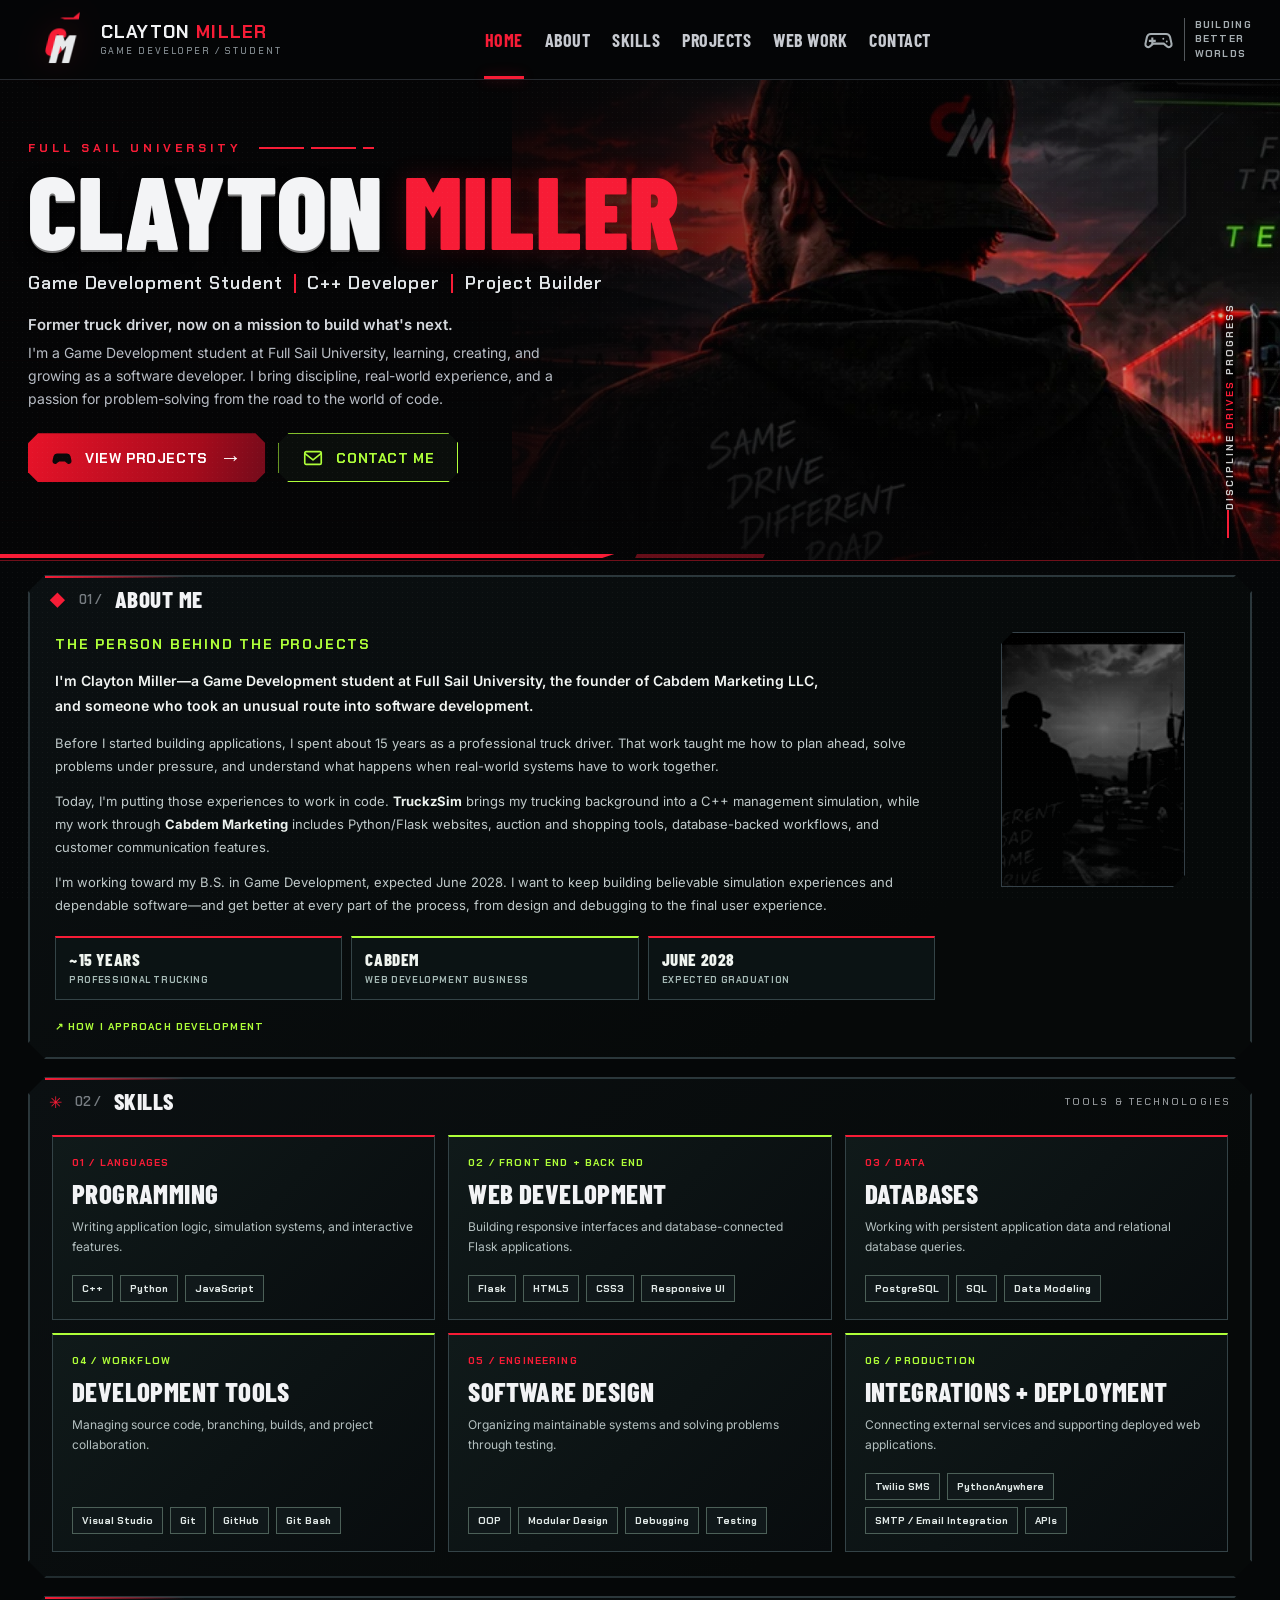
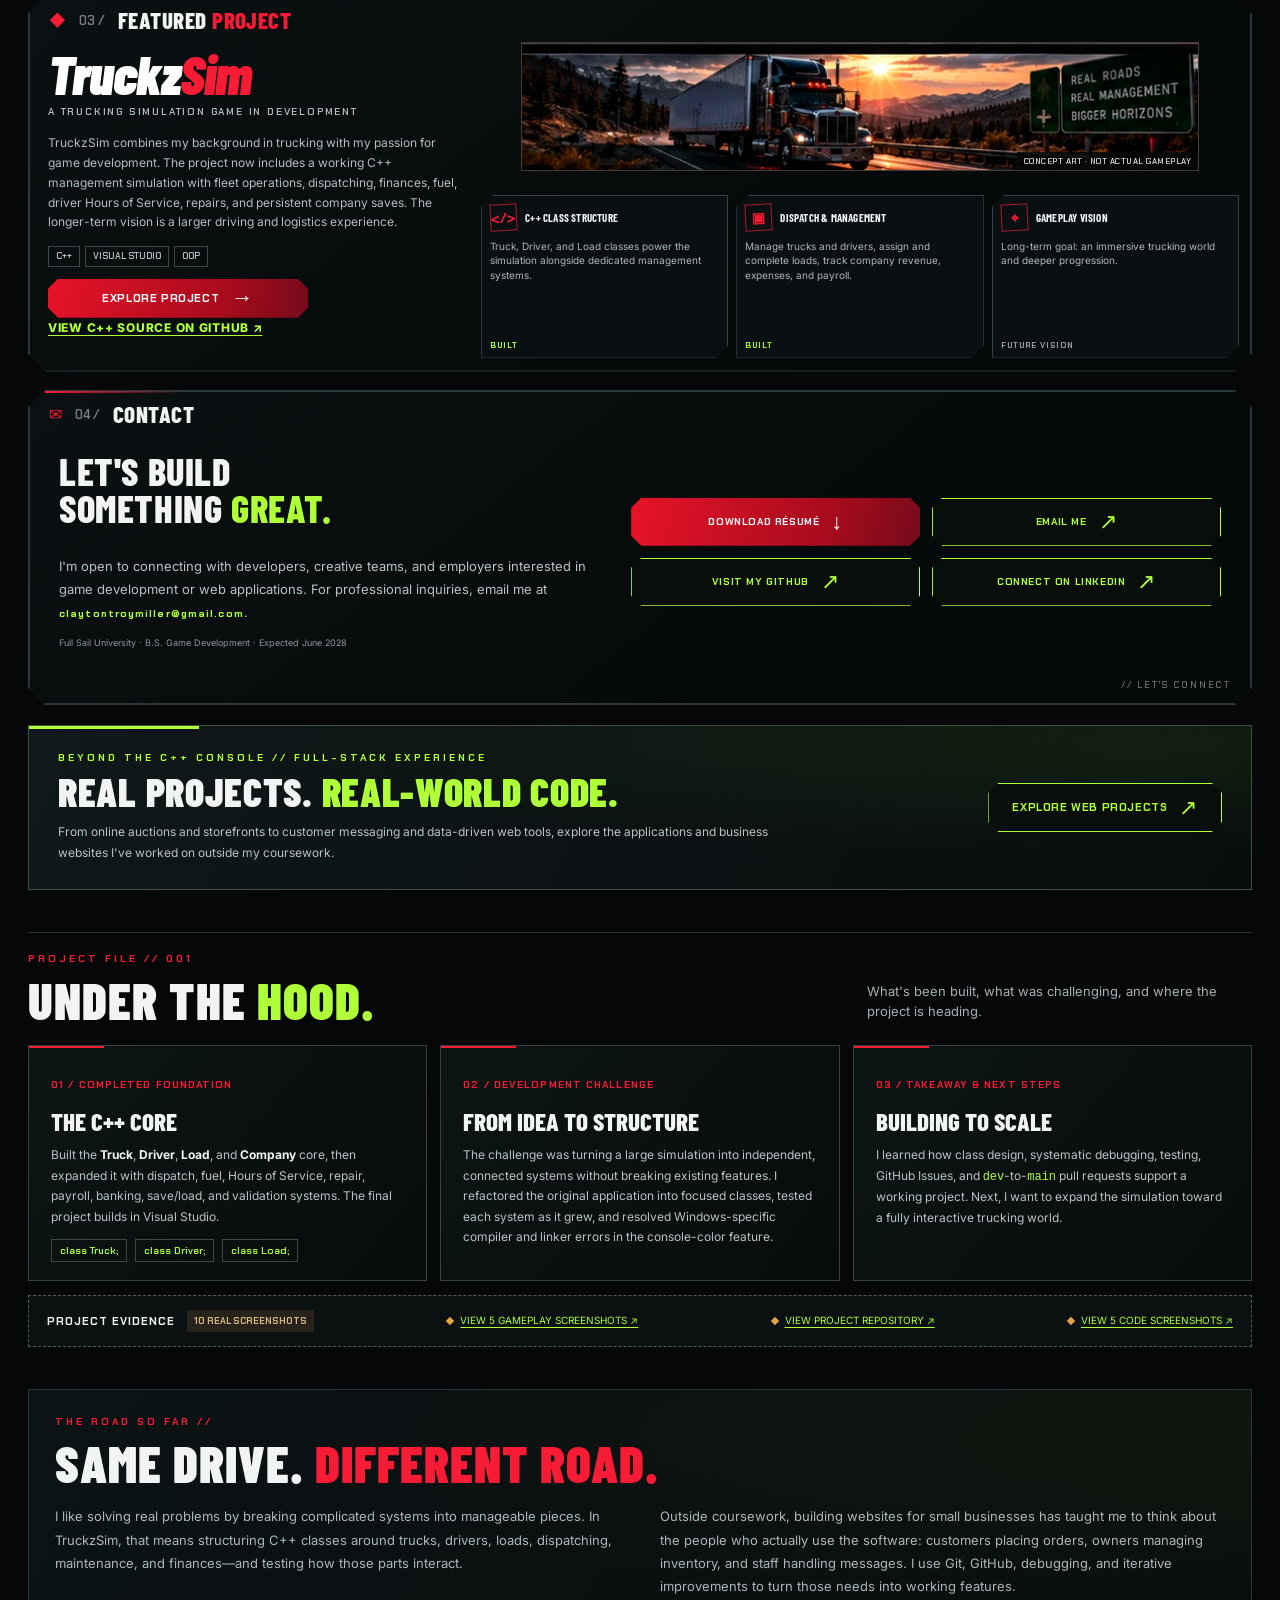
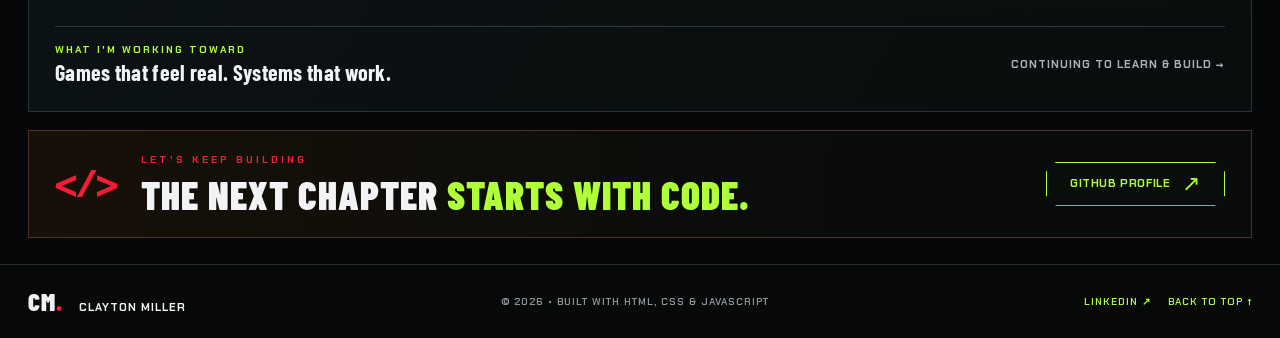
<file: index.html>
<!doctype html>
<html lang="en">
<head>
  <meta charset="utf-8">
  <meta name="viewport" content="width=device-width, initial-scale=1">
  <meta name="theme-color" content="#07090a">
  <meta name="description" content="Clayton Miller — Full Sail University Game Development student, C++ developer and creator of TruckzSim. From trucking to tech.">
  <meta property="og:title" content="Clayton Miller | Game Developer Portfolio">
  <meta property="og:description" content="Same drive. Different road. C++ development, TruckzSim, and the journey from trucking to tech.">
  <title>Clayton Miller | Game Development Portfolio</title>
  <link rel="icon" href="images/favicon.svg" type="image/svg+xml">
  <link rel="preconnect" href="https://fonts.googleapis.com">
  <link rel="preconnect" href="https://fonts.gstatic.com" crossorigin>
  <link href="https://fonts.googleapis.com/css2?family=Barlow+Condensed:wght@500;600;700;800;900&family=Chakra+Petch:wght@400;500;600;700&family=Inter:wght@400;500;600;700;800&display=swap" rel="stylesheet">
  <link rel="stylesheet" href="css/style.css">
  <link rel="stylesheet" href="css/phase3-social.css">
  <link rel="stylesheet" href="css/web-projects.css">
  <script src="js/main.js" defer></script>
</head>
<body>
  <a class="skip-link" href="#main">Skip to content</a>
  <header class="site-header" id="top">
    <div class="site-shell header-inner">
      <a class="brand" href="#home" aria-label="Clayton Miller portfolio — home">
        <span class="brand-symbol" aria-hidden="true"><span class="brand-c">C</span><span class="brand-m">M</span><span class="brand-spark"></span></span>
        <span class="brand-copy"><span class="brand-name">CLAYTON <em>MILLER</em></span><span class="brand-role">GAME DEVELOPER / STUDENT</span></span>
      </a>
      <button class="menu-toggle" type="button" aria-label="Open navigation" aria-expanded="false" aria-controls="primary-nav"><span></span><span></span><span></span></button>
      <nav id="primary-nav" class="primary-nav" aria-label="Main navigation">
        <a class="nav-link active" href="#home">HOME</a>
        <a class="nav-link" href="#about">ABOUT</a>
        <a class="nav-link" href="#skills">SKILLS</a>
        <a class="nav-link" href="#projects">PROJECTS</a>
        <a class="nav-link" href="web-projects.html">WEB WORK</a>
        <a class="nav-link" href="#contact">CONTACT</a>
      </nav>
      <div class="header-tag" aria-hidden="true">
        <svg viewBox="0 0 24 24" fill="none" stroke="currentColor" stroke-width="1.5"><path d="M6.5 8h11a3 3 0 0 1 2.9 2.2l1.1 5a2 2 0 0 1-3.1 2L15.8 15H8.2l-2.6 2.2a2 2 0 0 1-3.1-2l1.1-5A3 3 0 0 1 6.5 8Z"/><path d="M7.5 10.5v5m-2.5-2.5h5"/><circle cx="15.5" cy="11.5" r=".7" fill="currentColor" stroke="none"/><circle cx="18" cy="13.4" r=".7" fill="currentColor" stroke="none"/></svg>
        <span>BUILDING<br>BETTER<br>WORLDS</span>
      </div>
    </div>
  </header>
  <main id="main">
    <section class="hero" id="home" aria-labelledby="hero-title">
      <div class="hero-art" aria-hidden="true"><img src="images/hero-cinematic.webp" alt=""></div>
      <div class="hero-screen" aria-hidden="true"></div>
      <div class="hero-grid" aria-hidden="true"></div>
      <div class="site-shell hero-inner">
        <div class="hero-copy">
          <div class="eyebrow"><span>FULL SAIL UNIVERSITY</span><i></i></div>
          <h1 id="hero-title"><span>CLAYTON</span> <strong>MILLER</strong></h1>
          <p class="hero-subtitle">Game Development Student <span>|</span> C++ Developer <span>|</span> Project Builder</p>
          <p class="hero-intro">Former truck driver, now on a mission to build what's next.</p>
          <p class="hero-description">I'm a Game Development student at Full Sail University, learning, creating, and growing as a software developer. I bring discipline, real-world experience, and a passion for problem-solving from the road to the world of code.</p>
          <div class="action-row">
            <a class="cyber-button red" href="#projects"><svg aria-hidden="true" viewBox="0 0 24 24"><path d="M6.5 8h11a3 3 0 0 1 2.9 2.2l1.1 5a2 2 0 0 1-3.1 2L15.8 15H8.2l-2.6 2.2a2 2 0 0 1-3.1-2l1.1-5A3 3 0 0 1 6.5 8Z"/><path d="M7.5 10.5v5m-2.5-2.5h5"/></svg><span>VIEW PROJECTS</span><span aria-hidden="true" class="button-arrow">→</span></a>
            <a class="cyber-button green" href="#contact"><svg aria-hidden="true" viewBox="0 0 24 24"><rect x="3" y="5" width="18" height="14" rx="1.5"/><path d="m3 7 9 7 9-7"/></svg><span>CONTACT ME</span></a>
          </div>
        </div>
        <div class="hero-motto"><span></span>DISCIPLINE <b>DRIVES</b> PROGRESS</div>
      </div>
      <div class="hero-lower-line" aria-hidden="true"><span></span><span></span></div>
    </section>

    <div class="site-shell main-panels">
      <div class="top-panels">
        <section id="about" class="tech-panel about-panel" aria-labelledby="about-title">
          <div class="panel-heading"><div><span class="panel-icon red-icon" aria-hidden="true">◆</span><span class="panel-index">01 /</span><h2 id="about-title">ABOUT ME</h2></div></div>
          <div class="about-panel-body">
            <div class="about-copy about-copy-expanded">
              <p class="about-kicker">THE PERSON BEHIND THE PROJECTS</p>
              <p class="about-lead">I'm Clayton Miller—a Game Development student at Full Sail University, the founder of Cabdem Marketing LLC, and someone who took an unusual route into software development.</p>
              <p>Before I started building applications, I spent about 15 years as a professional truck driver. That work taught me how to plan ahead, solve problems under pressure, and understand what happens when real-world systems have to work together.</p>
              <p>Today, I'm putting those experiences to work in code. <strong>TruckzSim</strong> brings my trucking background into a C++ management simulation, while my work through <strong>Cabdem Marketing</strong> includes Python/Flask websites, auction and shopping tools, database-backed workflows, and customer communication features.</p>
              <p>I'm working toward my B.S. in Game Development, expected June 2028. I want to keep building believable simulation experiences and dependable software—and get better at every part of the process, from design and debugging to the final user experience.</p>
              <div class="about-highlights" aria-label="Quick facts about my background">
                <div><strong>~15 YEARS</strong><span>PROFESSIONAL TRUCKING</span></div>
                <div><strong>CABDEM</strong><span>WEB DEVELOPMENT BUSINESS</span></div>
                <div><strong>JUNE 2028</strong><span>EXPECTED GRADUATION</span></div>
              </div>
              <a href="#journey" class="inline-link lime-link">↗ <span>HOW I APPROACH DEVELOPMENT</span></a>
            </div>
            <figure class="about-photo"><img src="images/journey.webp" alt="Illustrative image of a driver beside a truck, symbolizing a transition into technology"></figure>
          </div>
        </section>
        <section id="skills" class="tech-panel skills-panel" aria-labelledby="skills-title">
          <div class="panel-heading"><div><span class="panel-icon red-icon" aria-hidden="true">✳</span><span class="panel-index">02 /</span><h2 id="skills-title">SKILLS</h2></div><span class="panel-micro">TOOLS &amp; TECHNOLOGIES</span></div>
          <div class="skills-categories" aria-label="Technical skills organized by specialty">
            <article class="skill-group">
              <span class="skill-group-index">01 / LANGUAGES</span>
              <h3>PROGRAMMING</h3>
              <p>Writing application logic, simulation systems, and interactive features.</p>
              <div class="skill-chips"><span>C++</span><span>Python</span><span>JavaScript</span></div>
            </article>
            <article class="skill-group">
              <span class="skill-group-index">02 / FRONT END + BACK END</span>
              <h3>WEB DEVELOPMENT</h3>
              <p>Building responsive interfaces and database-connected Flask applications.</p>
              <div class="skill-chips"><span>Flask</span><span>HTML5</span><span>CSS3</span><span>Responsive UI</span></div>
            </article>
            <article class="skill-group">
              <span class="skill-group-index">03 / DATA</span>
              <h3>DATABASES</h3>
              <p>Working with persistent application data and relational database queries.</p>
              <div class="skill-chips"><span>PostgreSQL</span><span>SQL</span><span>Data Modeling</span></div>
            </article>
            <article class="skill-group">
              <span class="skill-group-index">04 / WORKFLOW</span>
              <h3>DEVELOPMENT TOOLS</h3>
              <p>Managing source code, branching, builds, and project collaboration.</p>
              <div class="skill-chips"><span>Visual Studio</span><span>Git</span><span>GitHub</span><span>Git Bash</span></div>
            </article>
            <article class="skill-group">
              <span class="skill-group-index">05 / ENGINEERING</span>
              <h3>SOFTWARE DESIGN</h3>
              <p>Organizing maintainable systems and solving problems through testing.</p>
              <div class="skill-chips"><span>OOP</span><span>Modular Design</span><span>Debugging</span><span>Testing</span></div>
            </article>
            <article class="skill-group">
              <span class="skill-group-index">06 / PRODUCTION</span>
              <h3>INTEGRATIONS + DEPLOYMENT</h3>
              <p>Connecting external services and supporting deployed web applications.</p>
              <div class="skill-chips"><span>Twilio SMS</span><span>PythonAnywhere</span><span>SMTP / Email Integration</span><span>APIs</span></div>
            </article>
          </div>
        </section>
      </div>

      <div class="showcase-row">
        <section id="projects" class="tech-panel featured-panel" aria-labelledby="project-title">
          <div class="panel-heading"><div><span class="panel-icon red-icon" aria-hidden="true">◆</span><span class="panel-index">03 /</span><h2>FEATURED <em>PROJECT</em></h2></div></div>
          <div class="featured-grid">
            <div class="featured-intro">
              <p class="project-wordmark" id="project-title">Truckz<span>Sim</span></p>
              <p class="project-kicker">A TRUCKING SIMULATION GAME IN DEVELOPMENT</p>
              <p>TruckzSim combines my background in trucking with my passion for game development. The project now includes a working C++ management simulation with fleet operations, dispatching, finances, fuel, driver Hours of Service, repairs, and persistent company saves. The longer-term vision is a larger driving and logistics experience.</p>
              <div class="micro-tags"><span>C++</span><span>VISUAL STUDIO</span><span>OOP</span></div>
              <a class="cyber-button red project-button" href="truckzsim.html"><span>EXPLORE PROJECT</span><span aria-hidden="true" class="button-arrow">→</span></a><p class="project-source-link"><a href="https://github.com/casperlancaster/COS1-Clayton-Miller" target="_blank" rel="noopener noreferrer">VIEW C++ SOURCE ON GITHUB ↗</a></p>
            </div>
            <div class="featured-visual">
              <figure class="featured-image"><img src="images/truckzsim-concept.webp" alt="Illustrative TruckzSim concept artwork featuring a semi-truck driving along a mountain highway"><figcaption>CONCEPT ART · NOT ACTUAL GAMEPLAY</figcaption></figure>
              <div class="feature-tiles">
                <article class="feature-tile"><div class="feature-head"><span class="feature-glyph" aria-hidden="true">&lt;/&gt;</span><h3>C++ CLASS STRUCTURE</h3></div><p>Truck, Driver, and Load classes power the simulation alongside dedicated management systems.</p><span class="feature-status built">BUILT</span></article>
                <article class="feature-tile"><div class="feature-head"><span class="feature-glyph" aria-hidden="true">▣</span><h3>DISPATCH &amp; MANAGEMENT</h3></div><p>Manage trucks and drivers, assign and complete loads, track company revenue, expenses, and payroll.</p><span class="feature-status built">BUILT</span></article>
                <article class="feature-tile"><div class="feature-head"><span class="feature-glyph" aria-hidden="true">⌖</span><h3>GAMEPLAY VISION</h3></div><p>Long-term goal: an immersive trucking world and deeper progression.</p><span class="feature-status planned">FUTURE VISION</span></article>
              </div>
            </div>
          </div>
        </section>
        <section id="contact" class="tech-panel contact-panel" aria-labelledby="contact-title">
          <div class="panel-heading"><div><span class="panel-icon red-icon" aria-hidden="true">✉</span><span class="panel-index">04 /</span><h2>CONTACT</h2></div></div>
          <div class="contact-content">
            <h2 id="contact-title">LET'S BUILD<br>SOMETHING <span>GREAT.</span></h2>

            <p>
              I'm open to connecting with developers, creative teams, and employers
              interested in game development or web applications. For professional
              inquiries, email me at
              <a class="inline-link lime-link"
                 href="mailto:claytontroymiller@gmail.com">claytontroymiller@gmail.com</a>.
            </p>

            <div class="contact-actions">
              <a href="assets/Clayton-Miller-Resume.pdf"
                 class="cyber-button red contact-button"
                 download>
                <span>DOWNLOAD RÉSUMÉ</span>
                <span aria-hidden="true" class="button-arrow">↓</span>
              </a>

              <a href="mailto:claytontroymiller@gmail.com"
                 class="cyber-button green contact-button">
                <span>EMAIL ME</span>
                <span aria-hidden="true" class="button-arrow">↗</span>
              </a>

              <a href="https://github.com/casperlancaster"
                 class="cyber-button green contact-button"
                 target="_blank"
                 rel="noopener noreferrer">
                <span>VISIT MY GITHUB</span>
                <span aria-hidden="true" class="button-arrow">↗</span>
              </a>

              <a href="https://www.linkedin.com/in/clayton-t-miller/"
                 class="cyber-button green contact-button"
                 target="_blank"
                 rel="me noopener noreferrer">
                <span>CONNECT ON LINKEDIN</span>
                <span aria-hidden="true" class="button-arrow">↗</span>
              </a>
            </div>

            <p class="contact-note">
              Full Sail University · B.S. Game Development · Expected June 2028
            </p>
          </div>
          <div class="contact-decor" aria-hidden="true">// LET'S CONNECT</div>
        </section>
      </div>

      <section class="web-work-promo" aria-labelledby="web-promo-title">
        <div class="web-work-promo-copy">
          <p class="eyebrow-small">BEYOND THE C++ CONSOLE // FULL-STACK EXPERIENCE</p>
          <h2 id="web-promo-title">REAL PROJECTS. <span>REAL-WORLD CODE.</span></h2>
          <p>From online auctions and storefronts to customer messaging and data-driven web tools, explore the applications and business websites I've worked on outside my coursework.</p>
        </div>
        <a class="cyber-button green" href="web-projects.html"><span>EXPLORE WEB PROJECTS</span><span aria-hidden="true" class="button-arrow">↗</span></a>
      </section>

      <section class="details-section" id="project-details" aria-labelledby="details-title">
        <div class="details-heading"><div><p class="eyebrow-small">PROJECT FILE // 001</p><h2 id="details-title">UNDER THE <span>HOOD.</span></h2></div><p>What's been built, what was challenging, and where the project is heading.</p></div>
        <div class="details-grid">
          <article class="detail-panel"><span class="detail-num">01 / COMPLETED FOUNDATION</span><h3>THE C++ CORE</h3><p>Built the <strong>Truck</strong>, <strong>Driver</strong>, <strong>Load</strong>, and <strong>Company</strong> core, then expanded it with dispatch, fuel, Hours of Service, repair, payroll, banking, save/load, and validation systems. The final project builds in Visual Studio.</p><div class="small-code" aria-hidden="true"><span>class Truck;</span><span>class Driver;</span><span>class Load;</span></div></article>
          <article class="detail-panel"><span class="detail-num">02 / DEVELOPMENT CHALLENGE</span><h3>FROM IDEA TO STRUCTURE</h3><p>The challenge was turning a large simulation into independent, connected systems without breaking existing features. I refactored the original application into focused classes, tested each system as it grew, and resolved Windows-specific compiler and linker errors in the console-color feature.</p></article>
          <article class="detail-panel"><span class="detail-num">03 / TAKEAWAY &amp; NEXT STEPS</span><h3>BUILDING TO SCALE</h3><p>I learned how class design, systematic debugging, testing, GitHub Issues, and <code>dev</code>-to-<code>main</code> pull requests support a working project. Next, I want to expand the simulation toward a fully interactive trucking world.</p></article>
        </div>
        <div class="evidence-strip" aria-label="Project source and remaining submission evidence"><div class="evidence-title"><span>PROJECT EVIDENCE</span><strong>10 REAL SCREENSHOTS</strong></div><div class="evidence-item"><span class="evidence-dot"></span><a href="truckzsim.html#gameplay">VIEW 5 GAMEPLAY SCREENSHOTS ↗</a></div><div class="evidence-item"><span class="evidence-dot"></span><a href="https://github.com/casperlancaster/COS1-Clayton-Miller" target="_blank" rel="noopener noreferrer">VIEW PROJECT REPOSITORY ↗</a></div><div class="evidence-item"><span class="evidence-dot"></span><a href="truckzsim.html#source-code">VIEW 5 CODE SCREENSHOTS ↗</a></div></div>
      </section>

      <section class="journey-section" id="journey" aria-labelledby="journey-title"><div class="journey-heading"><p class="eyebrow-small">THE ROAD SO FAR //</p><h2 id="journey-title">SAME DRIVE. <span>DIFFERENT ROAD.</span></h2></div><div class="journey-grid"><p>I like solving real problems by breaking complicated systems into manageable pieces. In TruckzSim, that means structuring C++ classes around trucks, drivers, loads, dispatching, maintenance, and finances—and testing how those parts interact.</p><p>Outside coursework, building websites for small businesses has taught me to think about the people who actually use the software: customers placing orders, owners managing inventory, and staff handling messages. I use Git, GitHub, debugging, and iterative improvements to turn those needs into working features.</p></div><div class="journey-cta"><div><span>WHAT I'M WORKING TOWARD</span><strong>Games that feel real. Systems that work.</strong></div><span class="goal-note">CONTINUING TO LEARN &amp; BUILD →</span></div></section>

      <section class="closing-band" aria-labelledby="closing-title"><span class="closing-glyph" aria-hidden="true">&lt;/&gt;</span><div><p class="eyebrow-small">LET'S KEEP BUILDING</p><h2 id="closing-title">THE NEXT CHAPTER <span>STARTS WITH CODE.</span></h2></div><a class="cyber-button green" href="https://github.com/casperlancaster" target="_blank" rel="noopener noreferrer"><span>GITHUB PROFILE</span><span class="button-arrow" aria-hidden="true">↗</span></a></section>
    </div>
  </main>
  <footer class="site-footer"><div class="site-shell footer-inner"><span class="footer-brand">CM<span>.</span> <small>CLAYTON MILLER</small></span><span>© <span id="year">2026</span> • BUILT WITH HTML, CSS &amp; JAVASCRIPT</span><span class="portfolio-social"><a href="https://www.linkedin.com/in/clayton-t-miller/" target="_blank" rel="me noopener noreferrer" aria-label="Clayton Miller on LinkedIn">LINKEDIN ↗</a><a href="#top">BACK TO TOP ↑</a></span></div></footer>
</body>
</html>
</file>
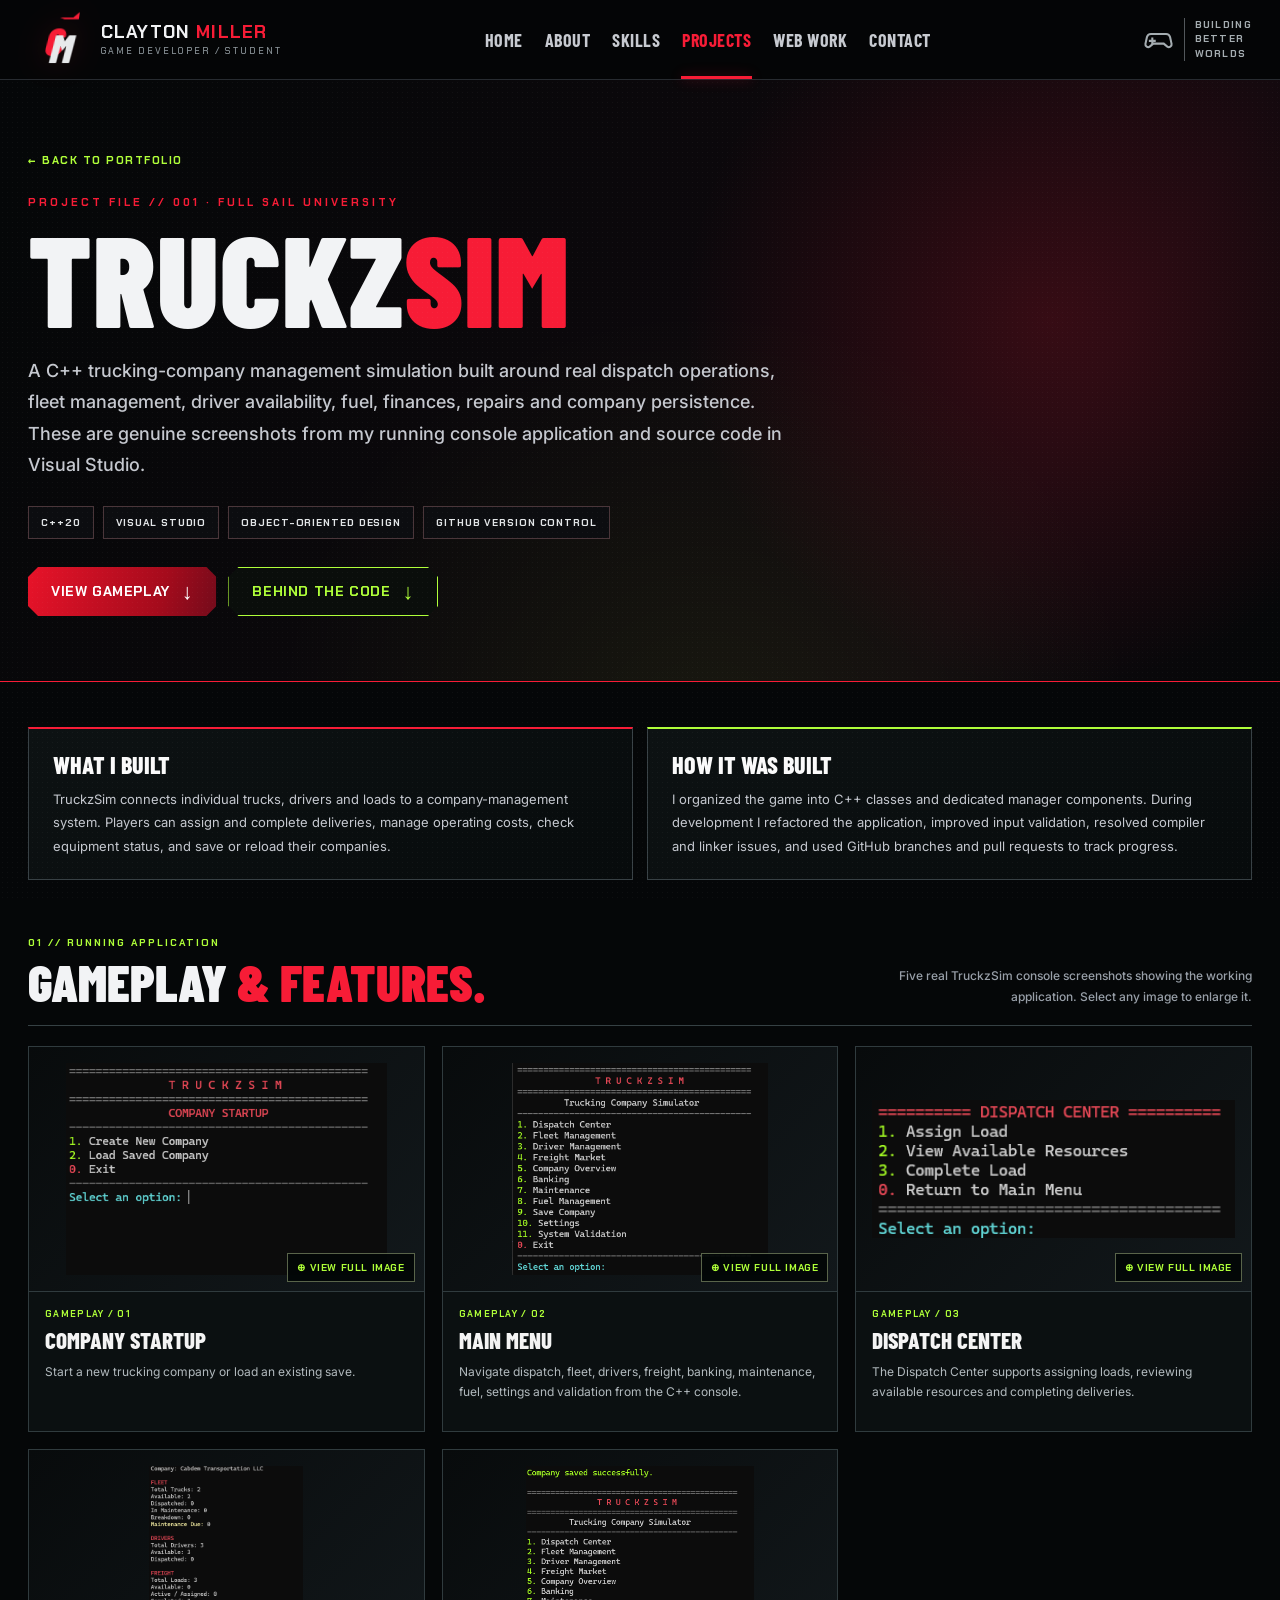
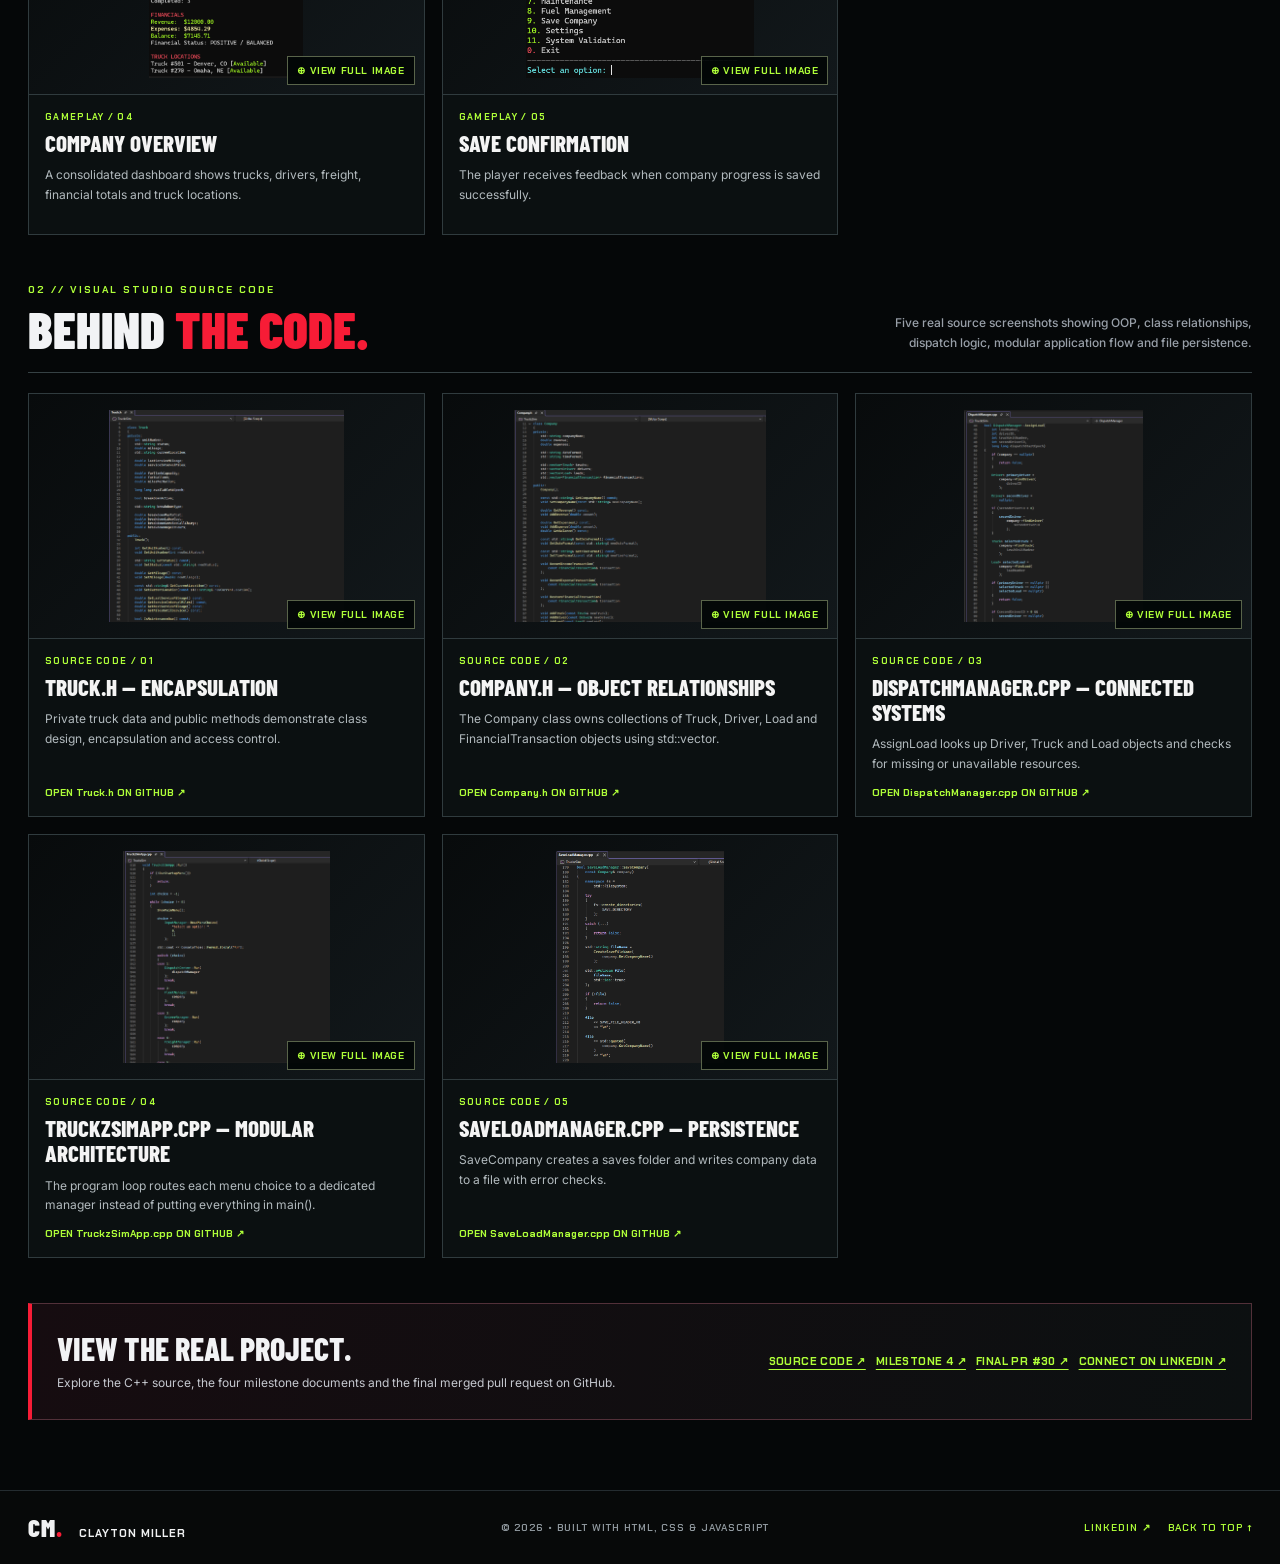
<file: truckzsim.html>
<!doctype html>
<html lang="en">
<head>
<meta charset="utf-8">
<meta name="viewport" content="width=device-width, initial-scale=1">
<meta name="theme-color" content="#07090a">
<meta name="description" content="TruckzSim C++ trucking simulator project showcase: real gameplay screenshots, source code evidence, object-oriented design, modular architecture and GitHub history.">
<meta property="og:title" content="TruckzSim | Clayton Miller Developer Portfolio">
<title>TruckzSim — Project Showcase | Clayton Miller</title>
<link rel="icon" href="images/favicon.svg" type="image/svg+xml">
<link rel="preconnect" href="https://fonts.googleapis.com">
<link rel="preconnect" href="https://fonts.gstatic.com" crossorigin>
<link href="https://fonts.googleapis.com/css2?family=Barlow+Condensed:wght@500;600;700;800;900&family=Chakra+Petch:wght@400;500;600;700&family=Inter:wght@400;500;600;700;800&display=swap" rel="stylesheet">
<link rel="stylesheet" href="css/style.css">
<link rel="stylesheet" href="css/phase3-social.css">
<link rel="stylesheet" href="css/truckzsim.css">
<script src="js/main.js" defer></script>
<script src="js/truckzsim-gallery.js" defer></script>
</head>
<body class="case-page">
<a class="skip-link" href="#main">Skip to content</a>
<header class="site-header" id="top"><div class="site-shell header-inner">
<a class="brand" href="index.html#home" aria-label="Clayton Miller portfolio home"><span class="brand-symbol" aria-hidden="true"><span class="brand-c">C</span><span class="brand-m">M</span><span class="brand-spark"></span></span><span class="brand-copy"><span class="brand-name">CLAYTON <em>MILLER</em></span><span class="brand-role">GAME DEVELOPER / STUDENT</span></span></a>
<button class="menu-toggle" type="button" aria-label="Open navigation" aria-expanded="false" aria-controls="primary-nav"><span></span><span></span><span></span></button>
<nav id="primary-nav" class="primary-nav" aria-label="Main navigation"><a class="nav-link" href="index.html#home">HOME</a><a class="nav-link" href="index.html#about">ABOUT</a><a class="nav-link" href="index.html#skills">SKILLS</a><a class="nav-link active" aria-current="page" href="index.html#projects">PROJECTS</a><a class="nav-link" href="web-projects.html">WEB WORK</a><a class="nav-link" href="index.html#contact">CONTACT</a></nav>
<div class="header-tag" aria-hidden="true"><svg viewBox="0 0 24 24" fill="none" stroke="currentColor" stroke-width="1.5"><path d="M6.5 8h11a3 3 0 0 1 2.9 2.2l1.1 5a2 2 0 0 1-3.1 2L15.8 15H8.2l-2.6 2.2a2 2 0 0 1-3.1-2l1.1-5A3 3 0 0 1 6.5 8Z"/><path d="M7.5 10.5v5m-2.5-2.5h5"/></svg><span>BUILDING<br>BETTER<br>WORLDS</span></div>
</div></header>
<main id="main">
<section class="case-hero"><div class="site-shell case-hero-inner">
<a class="case-return" href="index.html#projects">← BACK TO PORTFOLIO</a>
<p class="case-kicker">PROJECT FILE // 001 · FULL SAIL UNIVERSITY</p>
<h1 class="case-title">TRUCKZ<span>SIM</span></h1>
<p class="case-hero-intro">A C++ trucking-company management simulation built around real dispatch operations, fleet management, driver availability, fuel, finances, repairs and company persistence. These are genuine screenshots from my running console application and source code in Visual Studio.</p>
<div class="case-meta"><span>C++20</span><span>VISUAL STUDIO</span><span>OBJECT-ORIENTED DESIGN</span><span>GITHUB VERSION CONTROL</span></div>
<div class="case-actions"><a class="cyber-button red" href="#gameplay"><span>VIEW GAMEPLAY</span><span class="button-arrow" aria-hidden="true">↓</span></a><a class="cyber-button green" href="#source-code"><span>BEHIND THE CODE</span><span class="button-arrow" aria-hidden="true">↓</span></a></div>
</div></section>
<div class="site-shell case-main">
<div class="case-lead"><div class="case-fact"><h2>What I built</h2><p>TruckzSim connects individual trucks, drivers and loads to a company-management system. Players can assign and complete deliveries, manage operating costs, check equipment status, and save or reload their companies.</p></div><div class="case-fact"><h2>How it was built</h2><p>I organized the game into C++ classes and dedicated manager components. During development I refactored the application, improved input validation, resolved compiler and linker issues, and used GitHub branches and pull requests to track progress.</p></div></div>
<section class="case-section" id="gameplay" aria-labelledby="gameplay-title"><div class="case-section-head"><div><span class="case-index">01 // RUNNING APPLICATION</span><h2 id="gameplay-title">GAMEPLAY <span>&amp; FEATURES.</span></h2></div><p>Five real TruckzSim console screenshots showing the working application. Select any image to enlarge it.</p></div><div class="shot-grid">
<article class="shot-card">
    <button class="shot-open" type="button" data-shot-index="0" aria-label="Enlarge Company startup screenshot">
      <img src="images/truckzsim/game-startup.png" alt="Company startup screen with red TRUCKZSIM heading and lime menu choices." loading="lazy" decoding="async">
      <span class="shot-zoom" aria-hidden="true">⊕ VIEW FULL IMAGE</span>
    </button>
    <div class="shot-info"><span class="shot-label">GAMEPLAY / 01</span><h3>Company startup</h3><p>Start a new trucking company or load an existing save.</p></div>
  </article>
<article class="shot-card">
    <button class="shot-open" type="button" data-shot-index="1" aria-label="Enlarge Main menu screenshot">
      <img src="images/truckzsim/game-main-menu.png" alt="TruckzSim main menu listing eleven management systems." loading="lazy" decoding="async">
      <span class="shot-zoom" aria-hidden="true">⊕ VIEW FULL IMAGE</span>
    </button>
    <div class="shot-info"><span class="shot-label">GAMEPLAY / 02</span><h3>Main menu</h3><p>Navigate dispatch, fleet, drivers, freight, banking, maintenance, fuel, settings and validation from the C++ console.</p></div>
  </article>
<article class="shot-card">
    <button class="shot-open" type="button" data-shot-index="2" aria-label="Enlarge Dispatch Center screenshot">
      <img src="images/truckzsim/game-dispatch-center.png" alt="Dispatch Center menu with assign load, view resources and complete load choices." loading="lazy" decoding="async">
      <span class="shot-zoom" aria-hidden="true">⊕ VIEW FULL IMAGE</span>
    </button>
    <div class="shot-info"><span class="shot-label">GAMEPLAY / 03</span><h3>Dispatch Center</h3><p>The Dispatch Center supports assigning loads, reviewing available resources and completing deliveries.</p></div>
  </article>
<article class="shot-card">
    <button class="shot-open" type="button" data-shot-index="3" aria-label="Enlarge Company Overview screenshot">
      <img src="images/truckzsim/game-company-dashboard.png" alt="Company Overview showing fleet, drivers, freight, revenue, expenses, balance and truck locations." loading="lazy" decoding="async">
      <span class="shot-zoom" aria-hidden="true">⊕ VIEW FULL IMAGE</span>
    </button>
    <div class="shot-info"><span class="shot-label">GAMEPLAY / 04</span><h3>Company Overview</h3><p>A consolidated dashboard shows trucks, drivers, freight, financial totals and truck locations.</p></div>
  </article>
<article class="shot-card">
    <button class="shot-open" type="button" data-shot-index="4" aria-label="Enlarge Save confirmation screenshot">
      <img src="images/truckzsim/game-save-confirmation.png" alt="TruckzSim green Company saved successfully message above the console menu." loading="lazy" decoding="async">
      <span class="shot-zoom" aria-hidden="true">⊕ VIEW FULL IMAGE</span>
    </button>
    <div class="shot-info"><span class="shot-label">GAMEPLAY / 05</span><h3>Save confirmation</h3><p>The player receives feedback when company progress is saved successfully.</p></div>
  </article>
</div></section>
<section class="case-section" id="source-code" aria-labelledby="code-title"><div class="case-section-head"><div><span class="case-index">02 // VISUAL STUDIO SOURCE CODE</span><h2 id="code-title">BEHIND <span>THE CODE.</span></h2></div><p>Five real source screenshots showing OOP, class relationships, dispatch logic, modular application flow and file persistence.</p></div><div class="shot-grid">
<article class="shot-card">
    <button class="shot-open" type="button" data-shot-index="5" aria-label="Enlarge Truck.h — Encapsulation screenshot">
      <img src="images/truckzsim/code-truck-class.png" alt="Visual Studio source screenshot of Truck.h showing private member data and public getters and setters." loading="lazy" decoding="async">
      <span class="shot-zoom" aria-hidden="true">⊕ VIEW FULL IMAGE</span>
    </button>
    <div class="shot-info"><span class="shot-label">SOURCE CODE / 01</span><h3>Truck.h — Encapsulation</h3><p>Private truck data and public methods demonstrate class design, encapsulation and access control.</p><a class="shot-file-link" href="https://github.com/casperlancaster/COS1-Clayton-Miller/blob/main/dev/TruckzSim/Truck.h" target="_blank" rel="noopener noreferrer">OPEN Truck.h ON GITHUB ↗</a></div>
  </article>
<article class="shot-card">
    <button class="shot-open" type="button" data-shot-index="6" aria-label="Enlarge Company.h — Object relationships screenshot">
      <img src="images/truckzsim/code-company-class.png" alt="Visual Studio source screenshot of Company.h with std::vector collections and public member functions." loading="lazy" decoding="async">
      <span class="shot-zoom" aria-hidden="true">⊕ VIEW FULL IMAGE</span>
    </button>
    <div class="shot-info"><span class="shot-label">SOURCE CODE / 02</span><h3>Company.h — Object relationships</h3><p>The Company class owns collections of Truck, Driver, Load and FinancialTransaction objects using std::vector.</p><a class="shot-file-link" href="https://github.com/casperlancaster/COS1-Clayton-Miller/blob/main/dev/TruckzSim/Company.h" target="_blank" rel="noopener noreferrer">OPEN Company.h ON GITHUB ↗</a></div>
  </article>
<article class="shot-card">
    <button class="shot-open" type="button" data-shot-index="7" aria-label="Enlarge DispatchManager.cpp — Connected systems screenshot">
      <img src="images/truckzsim/code-dispatch-manager.png" alt="Visual Studio source screenshot of DispatchManager.cpp showing AssignLoad and object lookup and validation." loading="lazy" decoding="async">
      <span class="shot-zoom" aria-hidden="true">⊕ VIEW FULL IMAGE</span>
    </button>
    <div class="shot-info"><span class="shot-label">SOURCE CODE / 03</span><h3>DispatchManager.cpp — Connected systems</h3><p>AssignLoad looks up Driver, Truck and Load objects and checks for missing or unavailable resources.</p><a class="shot-file-link" href="https://github.com/casperlancaster/COS1-Clayton-Miller/blob/main/dev/TruckzSim/DispatchManager.cpp" target="_blank" rel="noopener noreferrer">OPEN DispatchManager.cpp ON GITHUB ↗</a></div>
  </article>
<article class="shot-card">
    <button class="shot-open" type="button" data-shot-index="8" aria-label="Enlarge TruckzSimApp.cpp — Modular architecture screenshot">
      <img src="images/truckzsim/code-application-flow.png" alt="Visual Studio source screenshot of TruckzSimApp.cpp with the main loop and multiple manager calls." loading="lazy" decoding="async">
      <span class="shot-zoom" aria-hidden="true">⊕ VIEW FULL IMAGE</span>
    </button>
    <div class="shot-info"><span class="shot-label">SOURCE CODE / 04</span><h3>TruckzSimApp.cpp — Modular architecture</h3><p>The program loop routes each menu choice to a dedicated manager instead of putting everything in main().</p><a class="shot-file-link" href="https://github.com/casperlancaster/COS1-Clayton-Miller/blob/main/dev/TruckzSim/TruckzSimApp.cpp" target="_blank" rel="noopener noreferrer">OPEN TruckzSimApp.cpp ON GITHUB ↗</a></div>
  </article>
<article class="shot-card">
    <button class="shot-open" type="button" data-shot-index="9" aria-label="Enlarge SaveLoadManager.cpp — Persistence screenshot">
      <img src="images/truckzsim/code-save-load.png" alt="Visual Studio source screenshot of SaveLoadManager.cpp showing filesystem operations and output file writing." loading="lazy" decoding="async">
      <span class="shot-zoom" aria-hidden="true">⊕ VIEW FULL IMAGE</span>
    </button>
    <div class="shot-info"><span class="shot-label">SOURCE CODE / 05</span><h3>SaveLoadManager.cpp — Persistence</h3><p>SaveCompany creates a saves folder and writes company data to a file with error checks.</p><a class="shot-file-link" href="https://github.com/casperlancaster/COS1-Clayton-Miller/blob/main/dev/TruckzSim/SaveLoadManager.cpp" target="_blank" rel="noopener noreferrer">OPEN SaveLoadManager.cpp ON GITHUB ↗</a></div>
  </article>
</div></section>
<div class="case-end"><div><h2>View the real project.</h2><p>Explore the C++ source, the four milestone documents and the final merged pull request on GitHub.</p></div><div class="case-end-links"><a href="https://github.com/casperlancaster/COS1-Clayton-Miller/tree/main/dev/TruckzSim" target="_blank" rel="noopener noreferrer">SOURCE CODE ↗</a><a href="https://github.com/casperlancaster/COS1-Clayton-Miller/blob/main/docs/Milestone4.md" target="_blank" rel="noopener noreferrer">MILESTONE 4 ↗</a><a href="https://github.com/casperlancaster/COS1-Clayton-Miller/pull/30" target="_blank" rel="noopener noreferrer">FINAL PR #30 ↗</a><a href="https://www.linkedin.com/in/clayton-t-miller/" target="_blank" rel="me noopener noreferrer">CONNECT ON LINKEDIN ↗</a></div></div>
</div></main>
<footer class="site-footer"><div class="site-shell footer-inner"><span class="footer-brand">CM<span>.</span> <small>CLAYTON MILLER</small></span><span>© <span id="year">2026</span> • BUILT WITH HTML, CSS &amp; JAVASCRIPT</span><span class="portfolio-social"><a href="https://www.linkedin.com/in/clayton-t-miller/" target="_blank" rel="me noopener noreferrer" aria-label="Clayton Miller on LinkedIn">LINKEDIN ↗</a><a href="#top">BACK TO TOP ↑</a></span></div></footer>
<dialog id="shot-dialog" class="case-dialog" aria-labelledby="dialog-title" aria-describedby="dialog-description"><div class="dialog-layout"><div class="dialog-top"><h2 id="dialog-title" class="dialog-title">Screenshot</h2><button type="button" class="dialog-close" aria-label="Close screenshot viewer">✕ CLOSE</button></div><div class="dialog-image-stage"><img id="dialog-image" alt=""></div><div class="dialog-bottom"><button class="dialog-nav dialog-prev" type="button" aria-label="Previous screenshot">← PREVIOUS</button><div><p id="dialog-description" class="dialog-description"></p><p id="dialog-counter" class="dialog-counter" style="text-align:center"></p></div><button class="dialog-nav dialog-next" type="button" aria-label="Next screenshot">NEXT →</button></div></div></dialog>
</body></html>
</file>
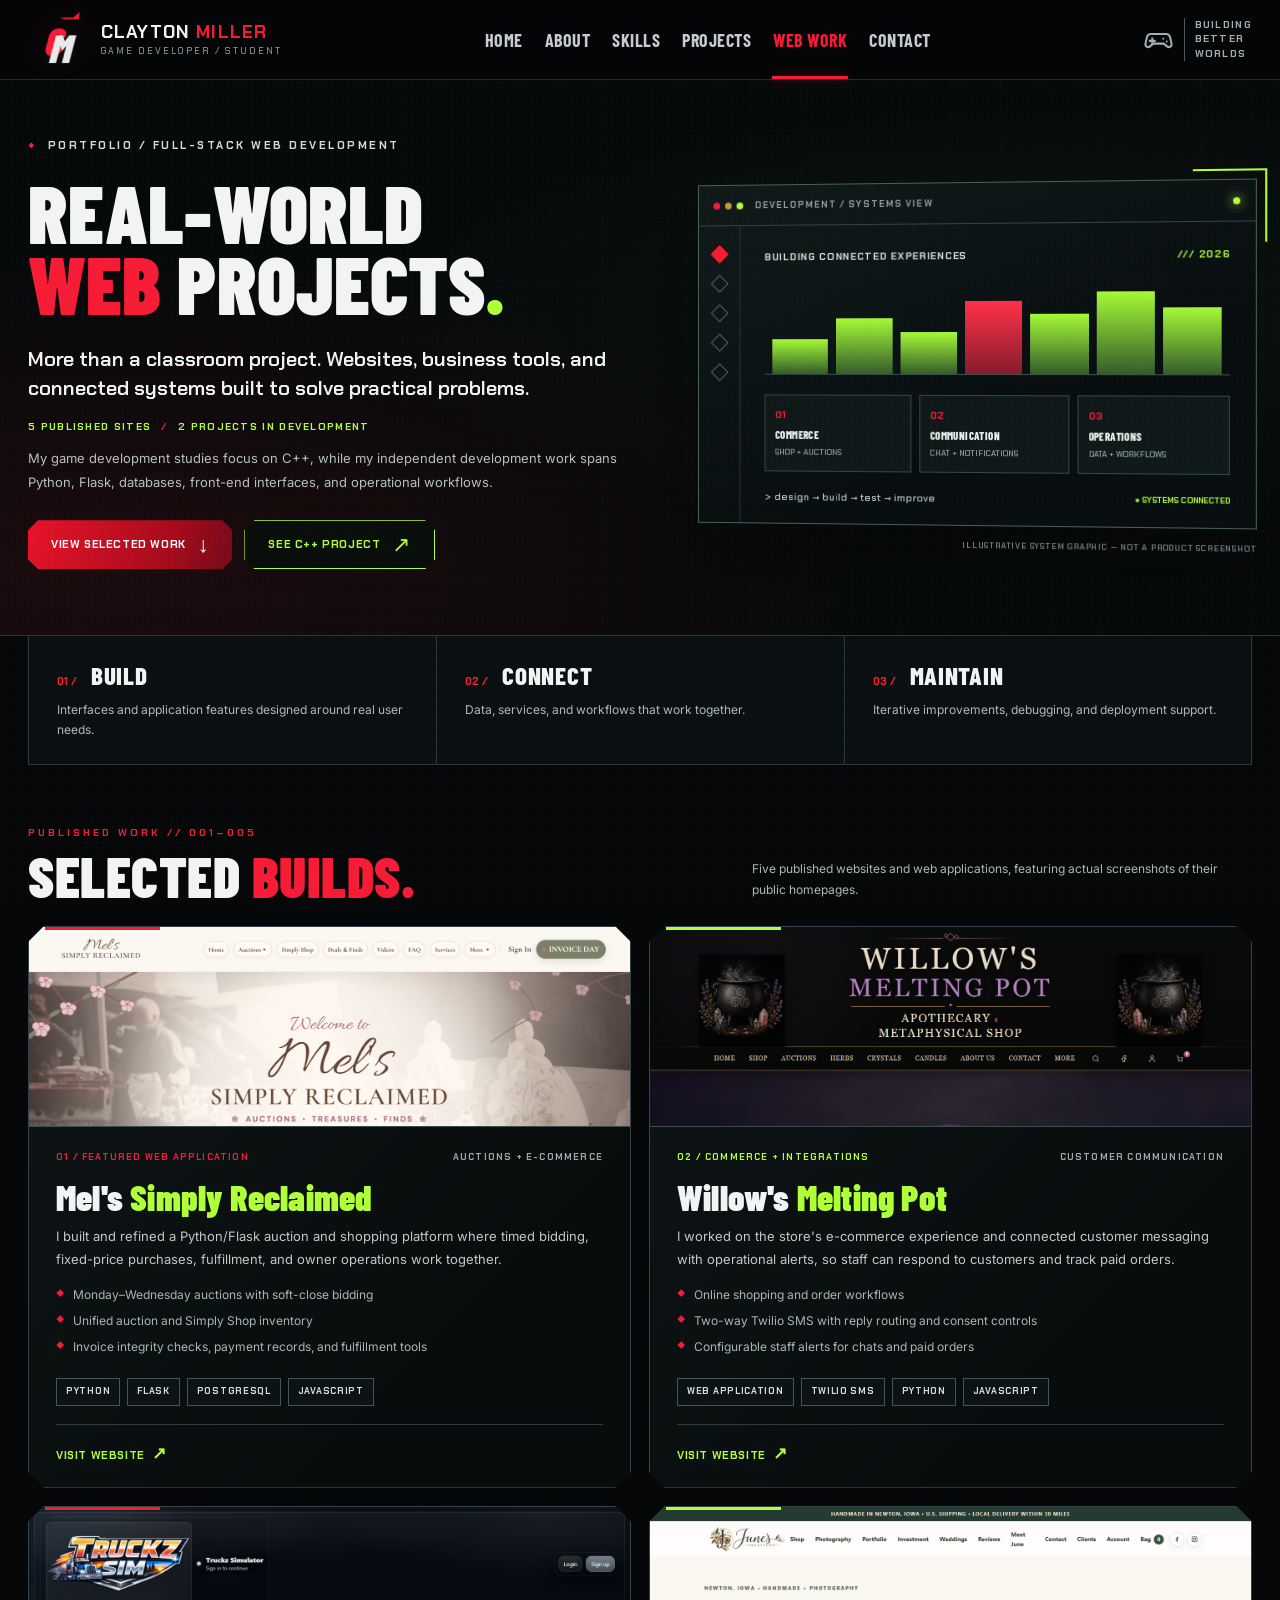
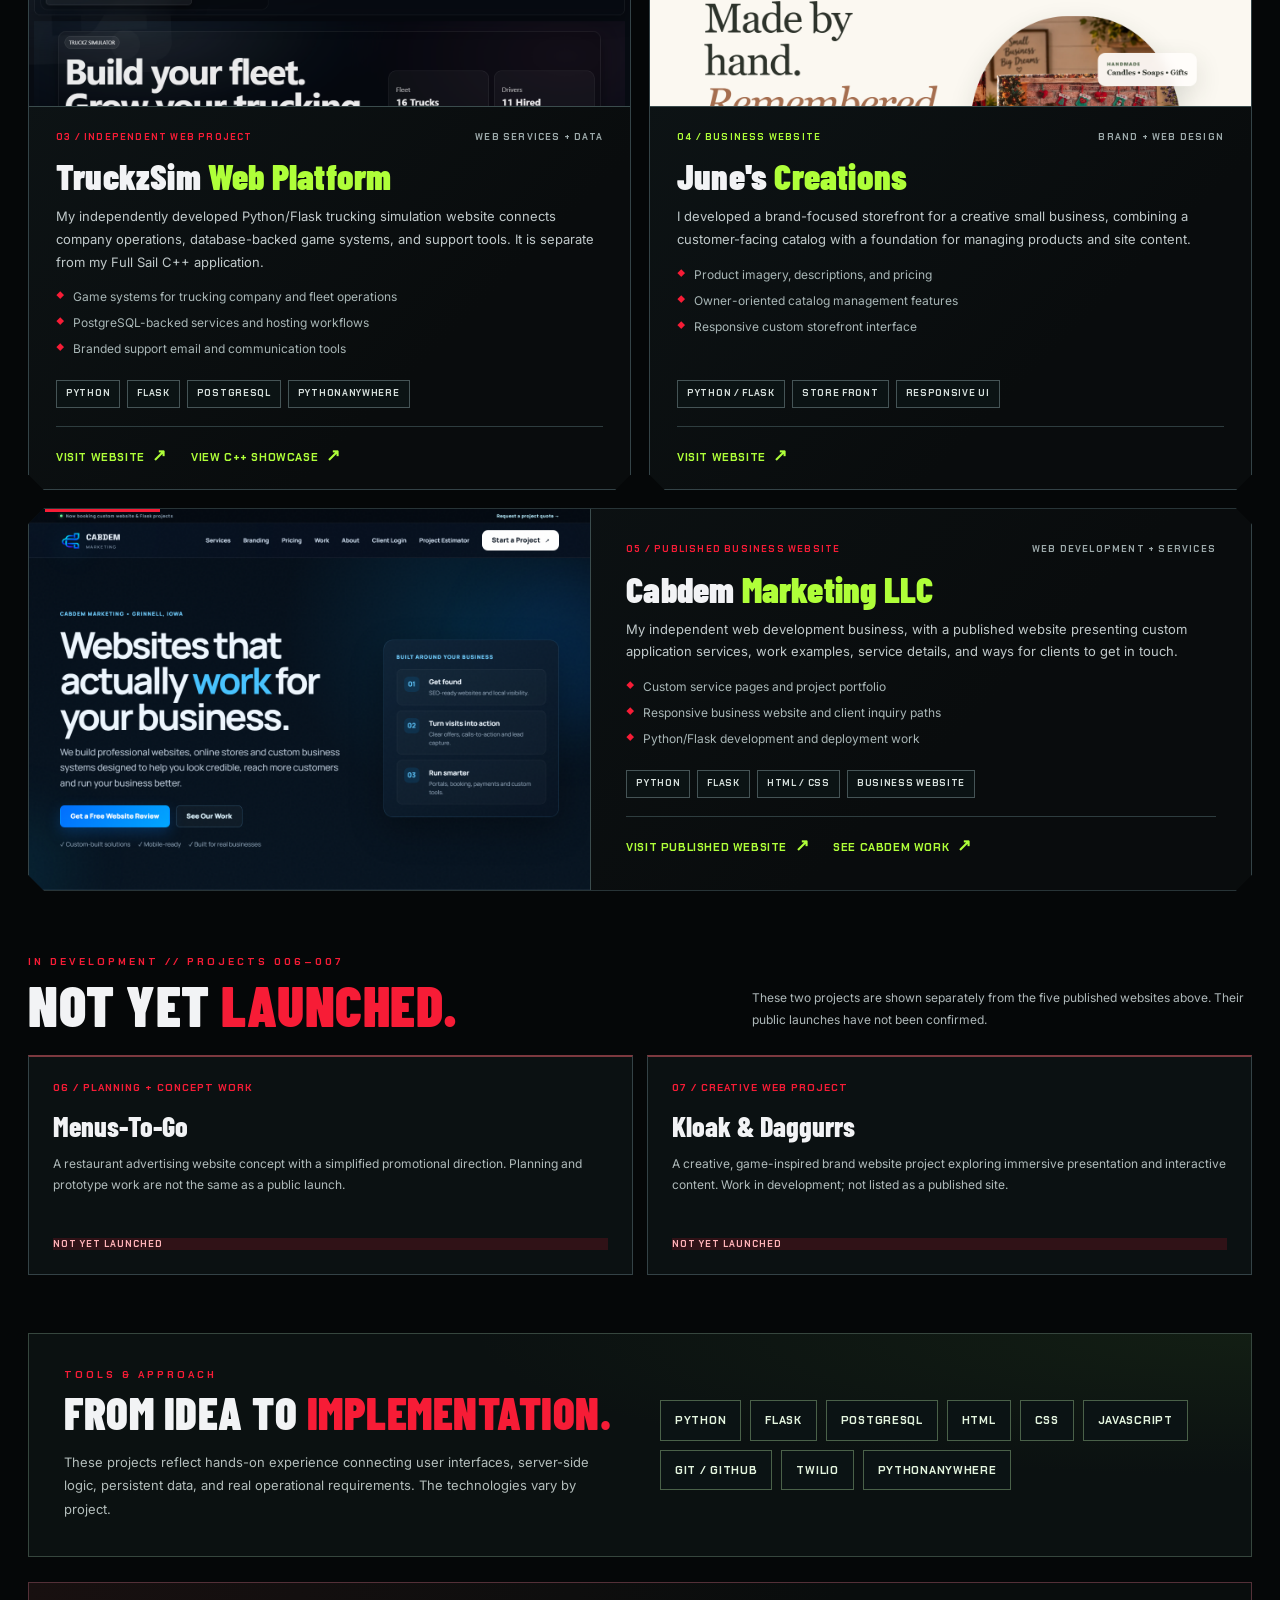
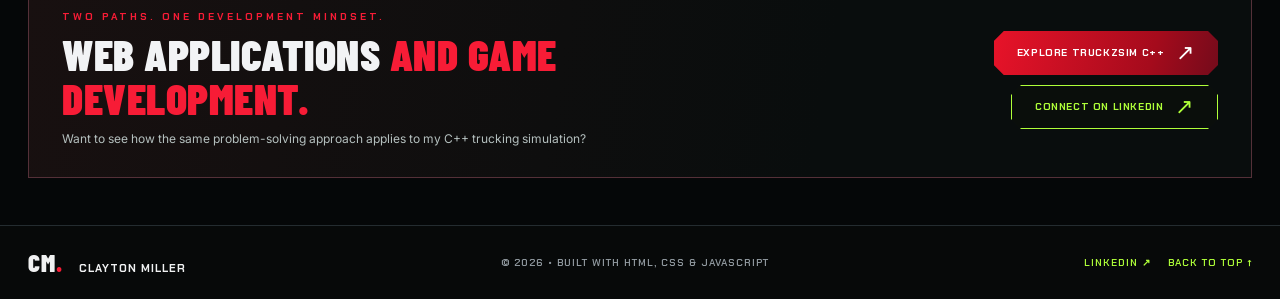
<file: web-projects.html>
<!doctype html>
<html lang="en">
<head>
  <meta charset="utf-8">
  <meta name="viewport" content="width=device-width, initial-scale=1">
  <meta name="theme-color" content="#07090a">
  <meta name="description" content="Explore Clayton Miller's web development work: online auctions, e-commerce, messaging integrations, and Python/Flask applications.">
  <meta property="og:title" content="Web Development Projects | Clayton Miller">
  <meta property="og:description" content="Real-world web applications, storefronts, and development work beyond the C++ console.">
  <title>Web Development Projects | Clayton Miller</title>
  <link rel="icon" href="images/favicon.svg" type="image/svg+xml">
  <link rel="preconnect" href="https://fonts.googleapis.com">
  <link rel="preconnect" href="https://fonts.gstatic.com" crossorigin>
  <link href="https://fonts.googleapis.com/css2?family=Barlow+Condensed:wght@500;600;700;800;900&family=Chakra+Petch:wght@400;500;600;700&family=Inter:wght@400;500;600;700;800&display=swap" rel="stylesheet">
  <link rel="stylesheet" href="css/style.css">
  <link rel="stylesheet" href="css/phase3-social.css">
  <link rel="stylesheet" href="css/web-projects.css">
  <script src="js/main.js" defer></script>
</head>
<body class="web-work-page">
  <a class="skip-link" href="#main">Skip to content</a>
  <header class="site-header" id="top">
    <div class="site-shell header-inner">
      <a class="brand" href="index.html#home" aria-label="Clayton Miller portfolio — home">
        <span class="brand-symbol" aria-hidden="true"><span class="brand-c">C</span><span class="brand-m">M</span><span class="brand-spark"></span></span>
        <span class="brand-copy"><span class="brand-name">CLAYTON <em>MILLER</em></span><span class="brand-role">GAME DEVELOPER / STUDENT</span></span>
      </a>
      <button class="menu-toggle" type="button" aria-label="Open navigation" aria-expanded="false" aria-controls="primary-nav"><span></span><span></span><span></span></button>
      <nav id="primary-nav" class="primary-nav" aria-label="Main navigation">
        <a class="nav-link" href="index.html#home">HOME</a>
        <a class="nav-link" href="index.html#about">ABOUT</a>
        <a class="nav-link" href="index.html#skills">SKILLS</a>
        <a class="nav-link" href="index.html#projects">PROJECTS</a>
        <a class="nav-link active" href="web-projects.html" aria-current="page">WEB WORK</a>
        <a class="nav-link" href="index.html#contact">CONTACT</a>
      </nav>
      <div class="header-tag" aria-hidden="true">
        <svg viewBox="0 0 24 24" fill="none" stroke="currentColor" stroke-width="1.5"><path d="M6.5 8h11a3 3 0 0 1 2.9 2.2l1.1 5a2 2 0 0 1-3.1 2L15.8 15H8.2l-2.6 2.2a2 2 0 0 1-3.1-2l1.1-5A3 3 0 0 1 6.5 8Z"/><path d="M7.5 10.5v5m-2.5-2.5h5"/><circle cx="15.5" cy="11.5" r=".7" fill="currentColor" stroke="none"/><circle cx="18" cy="13.4" r=".7" fill="currentColor" stroke="none"/></svg>
        <span>BUILDING<br>BETTER<br>WORLDS</span>
      </div>
    </div>
  </header>

  <main id="main">
    <section class="work-hero" aria-labelledby="work-title">
      <div class="site-shell work-hero-grid">
        <div class="work-hero-copy">
          <p class="work-eyebrow"><span class="work-eyebrow-diamond" aria-hidden="true">◆</span> PORTFOLIO / FULL-STACK WEB DEVELOPMENT</p>
          <h1 id="work-title">REAL-WORLD<br><span>WEB</span> PROJECTS<span class="work-title-period">.</span></h1>
          <p class="work-hero-lead">More than a classroom project. Websites, business tools, and connected systems built to solve practical problems.</p>
          <p class="work-project-count">5 PUBLISHED SITES <span aria-hidden="true">/</span> 2 PROJECTS IN DEVELOPMENT</p>
          <p class="work-hero-detail">My game development studies focus on C++, while my independent development work spans Python, Flask, databases, front-end interfaces, and operational workflows.</p>
          <div class="work-hero-actions">
            <a class="cyber-button red" href="#case-studies"><span>VIEW SELECTED WORK</span><span aria-hidden="true" class="button-arrow">↓</span></a>
            <a class="cyber-button green" href="truckzsim.html"><span>SEE C++ PROJECT</span><span aria-hidden="true" class="button-arrow">↗</span></a>
          </div>
        </div>
        <div class="work-system" aria-label="Illustrative layout representing connected application systems">
          <div class="work-system-top"><span class="window-lights" aria-hidden="true"><i></i><i></i><i></i></span><span>DEVELOPMENT / SYSTEMS VIEW</span><span class="sys-pulse" aria-hidden="true"></span></div>
          <div class="work-system-body">
            <div class="sys-rail" aria-hidden="true"><span class="rail-active"></span><span></span><span></span><span></span><span></span></div>
            <div class="sys-content">
              <div class="sys-topline"><span>BUILDING CONNECTED EXPERIENCES</span><span>/// 2026</span></div>
              <div class="sys-bars" aria-hidden="true"><span></span><span></span><span></span><span></span><span></span><span></span><span></span></div>
              <div class="sys-modules"><div><b>01</b><strong>COMMERCE</strong><small>SHOP + AUCTIONS</small></div><div><b>02</b><strong>COMMUNICATION</strong><small>CHAT + NOTIFICATIONS</small></div><div><b>03</b><strong>OPERATIONS</strong><small>DATA + WORKFLOWS</small></div></div>
              <div class="sys-bottom"><span class="sys-terminal">&gt; design → build → test → improve</span><span class="sys-indicator">● SYSTEMS CONNECTED</span></div>
            </div>
          </div>
          <p class="work-illustration-note">ILLUSTRATIVE SYSTEM GRAPHIC — NOT A PRODUCT SCREENSHOT</p>
        </div>
      </div>
    </section>

    <div class="site-shell work-body">
      <section class="work-strengths" aria-label="Development approach">
        <div><span class="strength-index">01 /</span><strong>BUILD</strong><p>Interfaces and application features designed around real user needs.</p></div>
        <div><span class="strength-index">02 /</span><strong>CONNECT</strong><p>Data, services, and workflows that work together.</p></div>
        <div><span class="strength-index">03 /</span><strong>MAINTAIN</strong><p>Iterative improvements, debugging, and deployment support.</p></div>
      </section>

      <section id="case-studies" class="work-section" aria-labelledby="case-title">
        <div class="work-section-heading">
          <div><p class="eyebrow-small">PUBLISHED WORK // 001–005</p><h2 id="case-title">SELECTED <span>BUILDS.</span></h2></div>
          <p>
            Five published websites and web applications,
            featuring actual screenshots of their public homepages.
          </p>
        </div>
        <div class="case-grid">

          <article class="case-card case-msr">
            <div class="case-visual">

              <!-- REAL MEL'S SIMPLY RECLAIMED WEBSITE SCREENSHOT -->
              <img
                class="case-shot"
                src="images/web-projects/melssimplyreclaimed.png"
                alt="Screenshot of Mel's Simply Reclaimed website homepage"
                loading="lazy"
              >

              <div class="visual-code">&lt;/&gt; // COMMERCE SYSTEM</div>

              <div class="visual-layout">
                <div class="visual-menu">
                  <span></span><span></span><span></span><span></span>
                </div>
                <div class="visual-main">
                  <div class="visual-banner"></div>
                  <div class="visual-tiles">
                    <span></span><span></span><span></span>
                  </div>
                  <div class="visual-lines">
                    <i></i><i></i>
                  </div>
                </div>
              </div>

              <span class="visual-watermark">MSR</span>
              <span class="visual-corner">01 / AUCTION + SHOP</span>
            </div>

            <div class="case-content">
              <div class="case-meta">
                <span>01 / FEATURED WEB APPLICATION</span>
                <span>AUCTIONS + E-COMMERCE</span>
              </div>

              <h3>Mel's <span>Simply Reclaimed</span></h3>

              <p class="case-summary">
                I built and refined a Python/Flask auction and shopping platform
                where timed bidding, fixed-price purchases, fulfillment, and owner
                operations work together.
              </p>

              <ul class="case-highlights">
                <li>Monday–Wednesday auctions with soft-close bidding</li>
                <li>Unified auction and Simply Shop inventory</li>
                <li>Invoice integrity checks, payment records, and fulfillment tools</li>
              </ul>

              <div class="case-tech" aria-label="Technologies">
                <span>PYTHON</span>
                <span>FLASK</span>
                <span>POSTGRESQL</span>
                <span>JAVASCRIPT</span>
              </div>

              <div class="case-links">
                <a href="https://melssimplyreclaimed.com"
                  target="_blank"
                  rel="noopener noreferrer">
                  VISIT WEBSITE
                  <span aria-hidden="true">↗</span>
                </a>
              </div>
            </div>
          </article>


          <article class="case-card case-willows">
            <div class="case-visual">
              <img
                class="case-shot"
                src="images/web-projects/willowsmeltingpot.png"
                alt="Screenshot of Willow's Melting Pot website homepage"
                loading="lazy"
              >

              <div class="visual-code">&lt;/&gt; // CUSTOMER EXPERIENCE</div>
              <div class="visual-layout">
                <div class="visual-menu">
                  <span></span><span></span><span></span><span></span>
                </div>
                <div class="visual-main">
                  <div class="visual-banner"></div>
                  <div class="visual-tiles">
                    <span></span><span></span><span></span>
                  </div>
                  <div class="visual-lines">
                    <i></i><i></i>
                  </div>
                </div>
              </div>

              <span class="visual-watermark">WMP</span>
              <span class="visual-corner">02 / SHOP + SMS</span>
            </div>

            <div class="case-content">
              <div class="case-meta">
                <span>02 / COMMERCE + INTEGRATIONS</span>
                <span>CUSTOMER COMMUNICATION</span>
              </div>

              <h3>Willow's <span>Melting Pot</span></h3>

              <p class="case-summary">
                I worked on the store's e-commerce experience and connected customer
                messaging with operational alerts, so staff can respond to customers
                and track paid orders.
              </p>

              <ul class="case-highlights">
                <li>Online shopping and order workflows</li>
                <li>Two-way Twilio SMS with reply routing and consent controls</li>
                <li>Configurable staff alerts for chats and paid orders</li>
              </ul>

              <div class="case-tech" aria-label="Technologies">
                <span>WEB APPLICATION</span>
                <span>TWILIO SMS</span>
                <span>PYTHON</span>
                <span>JAVASCRIPT</span>
              </div>

              <div class="case-links">
                <a href="https://willowsmeltingpot.com"
                  target="_blank"
                  rel="noopener noreferrer">
                  VISIT WEBSITE
                  <span aria-hidden="true">↗</span>
                </a>
              </div>
            </div>
          </article>

          <article class="case-card case-truckweb">
            <div class="case-visual">
              <img
                class="case-shot"
                src="images/web-projects/truckzsim-web.png"
                alt="Screenshot of TruckzSim web platform homepage"
                loading="lazy"
              >

              <div class="visual-code">&lt;/&gt; // WEB PLATFORM</div>
              <div class="visual-layout">
                <div class="visual-menu">
                  <span></span><span></span><span></span><span></span>
                </div>
                <div class="visual-main">
                  <div class="visual-banner"></div>
                  <div class="visual-tiles">
                    <span></span><span></span><span></span>
                  </div>
                  <div class="visual-lines">
                    <i></i><i></i>
                  </div>
                </div>
              </div>

              <span class="visual-watermark">TZ</span>
              <span class="visual-corner">03 / CONNECTED SERVICES</span>
            </div>

            <div class="case-content">
              <div class="case-meta">
                <span>03 / INDEPENDENT WEB PROJECT</span>
                <span>WEB SERVICES + DATA</span>
              </div>

              <h3>TruckzSim <span>Web Platform</span></h3>

              <p class="case-summary">
                My independently developed Python/Flask trucking simulation website
                connects company operations, database-backed game systems, and support
                tools. It is separate from my Full Sail C++ application.
              </p>

              <ul class="case-highlights">
                <li>Game systems for trucking company and fleet operations</li>
                <li>PostgreSQL-backed services and hosting workflows</li>
                <li>Branded support email and communication tools</li>
              </ul>

              <div class="case-tech" aria-label="Technologies">
                <span>PYTHON</span>
                <span>FLASK</span>
                <span>POSTGRESQL</span>
                <span>PYTHONANYWHERE</span>
              </div>

              <div class="case-links">
                <a href="https://truckzsim.com" target="_blank" rel="noopener noreferrer">
                  VISIT WEBSITE
                  <span aria-hidden="true">↗</span>
                </a>
                <a href="truckzsim.html">
                  VIEW C++ SHOWCASE
                  <span aria-hidden="true">↗</span>
                </a>
              </div>
            </div>
          </article>

          <article class="case-card case-junes">

            <div class="case-visual">

              <!-- REAL WEBSITE SCREENSHOT -->
              <img
                class="case-shot"
                src="images/web-projects/junescreations.png"
                alt="Screenshot of June's Creations website homepage"
                loading="lazy"
              >

              <!-- ORIGINAL PLACEHOLDER DESIGN -->
              <div class="visual-code">&lt;/&gt; // BUSINESS WEBSITE</div>
              <div class="visual-layout">
                <div class="visual-menu">
                  <span></span><span></span><span></span><span></span>
                </div>
                <div class="visual-main">
                  <div class="visual-banner"></div>
                  <div class="visual-tiles">
                    <span></span><span></span><span></span>
                  </div>
                  <div class="visual-lines">
                    <i></i><i></i>
                  </div>
                </div>
              </div>

              <span class="visual-watermark">JC</span>
              <span class="visual-corner">04 / WEB PRESENCE</span>

            </div>

            <div class="case-content">
              <div class="case-meta"><span>04 / BUSINESS WEBSITE</span><span>BRAND + WEB DESIGN</span></div>
              <h3>June's <span>Creations</span></h3>
              <p class="case-summary">I developed a brand-focused storefront for a creative small business, combining a customer-facing catalog with a foundation for managing products and site content.</p>
              <ul class="case-highlights"><li>Product imagery, descriptions, and pricing</li><li>Owner-oriented catalog management features</li><li>Responsive custom storefront interface</li></ul>
              <div class="case-tech" aria-label="Project areas"><span>PYTHON / FLASK</span><span>STORE FRONT</span><span>RESPONSIVE UI</span></div>
              <div class="case-links"><a href="https://junescreations-llc.com" target="_blank" rel="noopener noreferrer">VISIT WEBSITE <span aria-hidden="true">↗</span></a></div>
            </div>
          </article>


          <article class="case-card case-cabdem">
            <div class="case-visual">

              <!-- REAL CABDEM MARKETING WEBSITE SCREENSHOT -->
              <img
                class="case-shot"
                src="images/web-projects/cabdemmarketing.png"
                alt="Screenshot of Cabdem Marketing LLC website homepage"
                loading="lazy"
              >

              <div class="visual-code">&lt;/&gt; // BUSINESS + DIGITAL SERVICES</div>
              <div class="visual-layout">
                <div class="visual-menu">
                  <span></span><span></span><span></span><span></span>
                </div>
                <div class="visual-main">
                  <div class="visual-banner"></div>
                  <div class="visual-tiles">
                    <span></span><span></span><span></span>
                  </div>
                  <div class="visual-lines">
                    <i></i><i></i>
                  </div>
                </div>
              </div>

              <span class="visual-watermark">CM</span>
              <span class="visual-corner">05 / BUSINESS WEBSITE + PORTFOLIO</span>
            </div>

            <div class="case-content">
              <div class="case-meta">
                <span>05 / PUBLISHED BUSINESS WEBSITE</span>
                <span>WEB DEVELOPMENT + SERVICES</span>
              </div>

              <h3>Cabdem <span>Marketing LLC</span></h3>

              <p class="case-summary">
                My independent web development business, with a published website
                presenting custom application services, work examples, service
                details, and ways for clients to get in touch.
              </p>

              <ul class="case-highlights">
                <li>Custom service pages and project portfolio</li>
                <li>Responsive business website and client inquiry paths</li>
                <li>Python/Flask development and deployment work</li>
              </ul>

              <div class="case-tech" aria-label="Technologies">
                <span>PYTHON</span>
                <span>FLASK</span>
                <span>HTML / CSS</span>
                <span>BUSINESS WEBSITE</span>
              </div>

              <div class="case-links">
                <a href="https://www.cabdemmarketing.com/"
                  target="_blank"
                  rel="noopener noreferrer">
                  VISIT PUBLISHED WEBSITE
                  <span aria-hidden="true">↗</span>
                </a>

                <a href="https://www.cabdemmarketing.com/portfolio"
                  target="_blank"
                  rel="noopener noreferrer">
                  SEE CABDEM WORK
                  <span aria-hidden="true">↗</span>
                </a>
              </div>
            </div>
          </article>

        </div>
      </section>

      <section class="work-more" aria-labelledby="more-title">
        <div class="work-section-heading">
          <div><p class="eyebrow-small">IN DEVELOPMENT // PROJECTS 006–007</p><h2 id="more-title">NOT YET <span>LAUNCHED.</span></h2></div>
          <p>These two projects are shown separately from the five published websites above. Their public launches have not been confirmed.</p>
        </div>
        <div class="work-more-grid">
          <article><span class="more-index">06 / PLANNING + CONCEPT WORK</span><h3>Menus-To-Go</h3><p>A restaurant advertising website concept with a simplified promotional direction. Planning and prototype work are not the same as a public launch.</p><span class="more-tag">NOT YET LAUNCHED</span></article>
          <article><span class="more-index">07 / CREATIVE WEB PROJECT</span><h3>Kloak &amp; Daggurrs</h3><p>A creative, game-inspired brand website project exploring immersive presentation and interactive content. Work in development; not listed as a published site.</p><span class="more-tag">NOT YET LAUNCHED</span></article>
        </div>
      </section>

      <section class="work-toolbelt" aria-labelledby="toolbelt-title"><div><p class="eyebrow-small">TOOLS &amp; APPROACH</p><h2 id="toolbelt-title">FROM IDEA TO <span>IMPLEMENTATION.</span></h2><p>These projects reflect hands-on experience connecting user interfaces, server-side logic, persistent data, and real operational requirements. The technologies vary by project.</p></div><div class="toolbelt-tags" aria-label="Technologies used across projects"><span>PYTHON</span><span>FLASK</span><span>POSTGRESQL</span><span>HTML</span><span>CSS</span><span>JAVASCRIPT</span><span>GIT / GITHUB</span><span>TWILIO</span><span>PYTHONANYWHERE</span></div></section>

      <section class="work-final" aria-labelledby="work-final-title"><div><p class="eyebrow-small">TWO PATHS. ONE DEVELOPMENT MINDSET.</p><h2 id="work-final-title">WEB APPLICATIONS <span>AND GAME DEVELOPMENT.</span></h2><p>Want to see how the same problem-solving approach applies to my C++ trucking simulation?</p></div><div class="work-final-actions"><a class="cyber-button red" href="truckzsim.html"><span>EXPLORE TRUCKZSIM C++</span><span aria-hidden="true" class="button-arrow">↗</span></a><a class="cyber-button green" href="https://www.linkedin.com/in/clayton-t-miller/" target="_blank" rel="me noopener noreferrer"><span>CONNECT ON LINKEDIN</span><span aria-hidden="true" class="button-arrow">↗</span></a></div></section>
    </div>
  </main>
  <footer class="site-footer"><div class="site-shell footer-inner"><span class="footer-brand">CM<span>.</span> <small>CLAYTON MILLER</small></span><span>© <span id="year">2026</span> • BUILT WITH HTML, CSS &amp; JAVASCRIPT</span><span class="portfolio-social"><a href="https://www.linkedin.com/in/clayton-t-miller/" target="_blank" rel="me noopener noreferrer" aria-label="Clayton Miller on LinkedIn">LINKEDIN ↗</a><a href="#top">BACK TO TOP ↑</a></span></div></footer>
</body>
</html>
</file>
<file: css/style.css>
:root{
  color-scheme:dark;
  --bg:#050708;--black:#080a0b;--panel:#090e10;--panel-alt:#0d1315;--line:#283135;
  --red:#f71c36;--red-deep:#8e0616;--lime:#afff39;--lime-dim:#82c627;
  --white:#f2f3f5;--soft:#c5c8cf;--muted:#989fa8;--weak:#6d777d;
  --heading:'Barlow Condensed','Arial Narrow',Impact,sans-serif;
  --tech:'Chakra Petch',Consolas,monospace;
  --body:Inter,Arial,Helvetica,sans-serif;
}
*{box-sizing:border-box}
html{scroll-behavior:smooth;scroll-padding-top:105px}
body{margin:0;background:var(--bg);color:var(--white);font-family:var(--body);line-height:1.55;overflow-x:hidden}
body::before{content:"";pointer-events:none;position:fixed;inset:0;z-index:9;opacity:.04;background-image:radial-gradient(#fff 0.5px,transparent 0.5px);background-size:5px 5px}
::selection{background:var(--red);color:#fff}
a{color:inherit}button{font:inherit}img,svg{display:block;max-width:100%}
h1,h2,h3,p,figure{margin-top:0}
.site-shell{width:min(1600px,calc(100% - 56px));margin-inline:auto}
.skip-link{position:fixed;left:15px;top:-100px;z-index:50;background:var(--lime);color:#080808;padding:9px 16px;font-weight:700}.skip-link:focus{top:15px}
:focus-visible{outline:2px solid var(--lime);outline-offset:5px}
/* ---- HEADER ---- */
.site-header{background:#050607ee;border-bottom:1px solid #272b30;position:sticky;top:0;z-index:30;backdrop-filter:blur(15px)}
.header-inner{height:79px;display:flex;align-items:stretch;gap:32px}
.brand{display:flex;align-items:center;gap:16px;min-width:340px;text-decoration:none}
.brand-symbol{width:57px;height:55px;position:relative;display:flex;align-items:center;justify-content:center;font:italic 900 40px/.8 var(--heading);letter-spacing:-.24em;transform:skewX(-8deg);filter:drop-shadow(0 0 15px #f7192422)}
.brand-c{color:var(--red)}.brand-m{color:#e7e9eb;transform:translate(-3px,7px)}.brand-spark{position:absolute;right:9px;top:0;height:8px;width:19px;background:var(--red);clip-path:polygon(0 70%,70% 70%,100% 0,100% 90%,25% 90%)}
.brand-copy{display:flex;flex-direction:column;gap:1px;line-height:1.1}
.brand-name{font:700 18px/1.2 var(--tech);letter-spacing:1.15px;white-space:nowrap}.brand-name em{color:var(--red);font-style:normal}
.brand-role{font:500 9px/1.4 var(--tech);letter-spacing:2px;color:#8d969b;white-space:nowrap}
.primary-nav{display:flex;align-items:stretch;justify-content:center;flex:1;gap:9px}
.nav-link{display:flex;align-items:center;position:relative;text-decoration:none;padding:0 13px;font:700 18px/1 var(--heading);letter-spacing:.5px;color:#c7cad0;transition:color .18s ease}
.nav-link:hover,.nav-link.active{color:var(--red)}
.nav-link.active::after{content:"";position:absolute;height:3px;background:var(--red);bottom:0;left:10px;right:10px;box-shadow:0 0 13px #fc1a3855}
.header-tag{display:flex;align-items:center;justify-content:flex-end;gap:21px;min-width:190px;color:#a5adb1}
.header-tag svg{width:33px;height:33px}.header-tag span{border-left:1px solid #52575b;padding-left:20px;font:700 10px/1.45 var(--tech);letter-spacing:2.1px}
.menu-toggle{display:none}
/* ---- HERO ---- */
.hero{min-height:480px;position:relative;isolation:isolate;overflow:hidden;background:#030506;border-bottom:1px solid #70101a}
.hero-art{position:absolute;z-index:-3;inset:0 0 0 40%;overflow:hidden}
.hero-art img{width:100%;height:100%;object-fit:cover;object-position:47% 43%;filter:brightness(.88) saturate(1.17)}
.hero-screen{position:absolute;z-index:-2;inset:0;pointer-events:none;background:linear-gradient(90deg,#050506 3%,#050506 26%,rgba(5,5,6,.98) 34%,rgba(5,5,6,.85) 46%,rgba(5,5,6,.20) 67%,rgba(5,5,6,.08) 100%),linear-gradient(0deg,#050506bd,transparent 34%,transparent 78%,#05050688)}
.hero-grid{position:absolute;z-index:-1;inset:0;background:repeating-linear-gradient(0deg,transparent 0,transparent 39px,#ff172f06 40px),repeating-linear-gradient(90deg,transparent 0,transparent 39px,#ff172f05 40px);mask-image:linear-gradient(90deg,black,transparent 65%)}
.hero-inner{position:relative;min-height:480px;display:flex;align-items:center}
.hero-copy{padding:40px 0 56px;max-width:825px;position:relative;z-index:2}
.eyebrow{display:flex;gap:17px;align-items:center;margin-bottom:11px;font:700 12px/1 var(--tech);letter-spacing:4px;color:var(--red)}
.eyebrow i{height:2px;width:115px;background:repeating-linear-gradient(90deg,var(--red) 0 45px,transparent 45px 52px)}
.hero h1{font:900 clamp(70px,7.8vw,125px)/.87 var(--heading);letter-spacing:1px;white-space:nowrap;margin:0 0 17px;text-shadow:0 3px 25px #000}
.hero h1 span{color:#f3f4f6;text-shadow:0 2px #777,0 6px 17px #000}
.hero h1 strong{font-weight:900;color:var(--red);text-shadow:0 0 26px #ee182333}
.hero-subtitle{font:600 clamp(13px,1.4vw,19px)/1.4 var(--tech);letter-spacing:.9px;margin-bottom:17px;color:#e1e5e8}
.hero-subtitle span{color:var(--red);padding-inline:4px}
.hero-intro{color:#d5d8dd;font-weight:600;margin-bottom:5px;font-size:15px}
.hero-description{max-width:545px;color:#b8bdc5;font-size:14px;line-height:1.65;margin-bottom:23px}
.action-row{display:flex;gap:13px;flex-wrap:wrap;align-items:center}
.cyber-button{display:inline-flex;align-items:center;justify-content:center;gap:12px;min-height:49px;padding:10px 23px;clip-path:polygon(10px 0,calc(100% - 10px) 0,100% 10px,100% calc(100% - 10px),calc(100% - 10px) 100%,10px 100%,0 calc(100% - 10px),0 10px);text-decoration:none;white-space:nowrap;font:700 14px/1 var(--tech);letter-spacing:.6px;position:relative;transition:background .16s ease,filter .16s ease,transform .16s ease}
.cyber-button:hover{filter:brightness(1.16);transform:translateY(-2px)}
.cyber-button svg{width:22px;height:22px;fill:none;stroke:currentColor;stroke-width:1.8;stroke-linecap:round;stroke-linejoin:round;flex:none}
.cyber-button.red{background:linear-gradient(105deg,#e81329,#a50b1c 70%,#740b1b);box-shadow:0 0 18px #eb112e33;color:#fff}
.cyber-button.red svg{fill:#0b0809;stroke:#0b0809}
.cyber-button.green{background:linear-gradient(#0a0e0b,#0a0e0b) padding-box;border:1px solid var(--lime);color:var(--lime)}
.button-arrow{font-size:22px;font-family:Arial,sans-serif;font-weight:400;line-height:.8}
.hero-side-label{position:absolute;right:1.5%;top:58px;display:flex;flex-direction:column;align-items:center;font:700 16px/1.2 var(--tech);letter-spacing:5px;color:#ddd9;text-shadow:0 2px 12px #000;transform:skewX(-8deg)}
.hero-side-label strong{color:var(--lime);font-size:26px;letter-spacing:5px}
.hero-motto{position:absolute;right:1.4%;bottom:22px;font:700 10px/1 var(--tech);letter-spacing:2px;color:#ccc;writing-mode:vertical-rl;transform:rotate(180deg)}
.hero-motto span{height:28px;border-left:2px solid var(--red);display:inline-block;vertical-align:middle}.hero-motto b{color:var(--red)}
.hero-lower-line{height:6px;position:absolute;bottom:0;left:0;right:0;display:flex;gap:22px}.hero-lower-line span:first-child{background:var(--red);height:4px;width:48%;clip-path:polygon(0 0,100% 0,98% 100%,0 100%)}.hero-lower-line span:last-child{background:var(--red);height:4px;width:10%;opacity:.4;transform:skewX(-25deg)}
/* ---- PANELS ---- */
.main-panels{padding-top:14px;padding-bottom:26px}
.top-panels,.showcase-row{display:grid;gap:13px;margin-bottom:13px}
.top-panels{grid-template-columns:43% minmax(0,1fr)}
.showcase-row{grid-template-columns:minmax(0,3fr) minmax(282px,.93fr)}
.tech-panel{min-width:0;position:relative;background:linear-gradient(142deg,#0b1012,#060909 73%);border:1px solid #2d373b;clip-path:polygon(17px 0,calc(100% - 17px) 0,100% 17px,100% calc(100% - 17px),calc(100% - 17px) 100%,17px 100%,0 calc(100% - 17px),0 17px);overflow:hidden}
.tech-panel::before{content:"";position:absolute;z-index:2;pointer-events:none;inset:0;border:1px solid #29373b;clip-path:polygon(17px 0,calc(100% - 17px) 0,100% 17px,100% calc(100% - 17px),calc(100% - 17px) 100%,17px 100%,0 calc(100% - 17px),0 17px)}
.tech-panel::after{content:"";pointer-events:none;position:absolute;z-index:3;left:16px;top:0;width:140px;height:2px;background:linear-gradient(90deg,var(--red),transparent)}
.panel-heading{padding:12px 20px 5px;display:flex;justify-content:space-between;align-items:center;gap:12px}
.panel-heading>div{display:flex;gap:13px;align-items:center;min-width:0}
.panel-icon{font-size:16px;line-height:1}.red-icon{color:var(--red)}
.panel-index{font:600 13px/1 var(--tech);color:#777d82;white-space:nowrap}
.panel-heading h2{font:800 23px/1 var(--heading);letter-spacing:.45px;margin:0;white-space:nowrap}.panel-heading h2 em{color:var(--red);font-style:normal}
.panel-micro{font:500 10px/1 var(--tech);letter-spacing:2.1px;color:#9a9ea1;white-space:nowrap}
.about-panel{min-height:235px}.about-panel-body{display:grid;grid-template-columns:minmax(0,1.35fr) minmax(155px,.72fr);gap:15px;padding:10px 17px 18px 22px}
.about-copy{display:flex;flex-direction:column;align-items:start}.about-copy p{color:#bcc3c8;font-size:12px;line-height:1.6;margin:0 0 7px}.inline-link{margin-top:auto;font:700 10px/1.2 var(--tech);text-decoration:none;letter-spacing:1.1px}.lime-link{color:var(--lime)}.inline-link:hover span{text-decoration:underline}
.about-photo{min-height:158px;height:100%;position:relative;overflow:hidden;border:1px solid #354148;clip-path:polygon(12px 0,100% 0,100% calc(100% - 12px),calc(100% - 12px) 100%,0 100%,0 12px)}.about-photo img{width:100%;height:100%;object-fit:cover;filter:grayscale(1) contrast(1.2) brightness(.7)}.about-photo::after{content:"";inset:0;position:absolute;background:linear-gradient(180deg,transparent,#04060688)}.about-photo figcaption{position:absolute;z-index:2;right:8px;bottom:12px;text-transform:uppercase;font:800 13px/.97 var(--heading);letter-spacing:1px;color:#e3e3e3;transform:rotate(-9deg);text-shadow:0 2px 9px #000}
.skills-panel{min-height:235px}.skills-tiles{display:grid;grid-template-columns:repeat(5,minmax(0,1fr));gap:10px;padding:16px 15px 17px}.skill-tile{min-width:0;display:flex;flex-direction:column;align-items:center;justify-content:center;min-height:153px;gap:5px;text-align:center;background:linear-gradient(130deg,#101618,#090c0e);border:1px solid #354044;clip-path:polygon(11px 0,calc(100% - 11px) 0,100% 11px,100% calc(100% - 11px),calc(100% - 11px) 100%,11px 100%,0 calc(100% - 11px),0 11px);transition:background .18s,border-color .18s,transform .18s}.skill-tile:hover{background:#15221a;border-color:var(--lime);transform:translateY(-3px)}
.skill-icon{width:48px;height:48px;display:flex;align-items:center;justify-content:center;margin-bottom:4px}.cpp{font:900 36px/1 var(--heading);letter-spacing:-1px;color:#f2f8ff;background:linear-gradient(145deg,#246ea4,#172f72);clip-path:polygon(50% 0,100% 25%,100% 75%,50% 100%,0 75%,0 25%)}.cpp span{font-size:16px;margin-top:14px}.git{color:#f6f8fb;width:41px;height:41px;margin-top:4px;margin-bottom:7px}.vs{color:#a858ef;filter:drop-shadow(0 0 9px #a858ef33)}.line-icon{stroke:#dae0e6;stroke-width:1.7;fill:none;stroke-linecap:round;stroke-linejoin:round}
.skill-tile h3{font:700 16px/1.08 var(--heading);letter-spacing:.15px;margin:0}.skill-tile p{font:500 8px/1.4 var(--tech);letter-spacing:.65px;color:#8c959b;margin:0}
/* ---- FEATURED ---- */
.featured-panel{min-height:314px}.featured-grid{display:grid;grid-template-columns:minmax(285px,36%) minmax(0,1fr);min-height:274px}
.featured-intro{padding:12px 21px 19px 24px;display:flex;flex-direction:column;align-items:start}
.project-wordmark{font:italic 900 clamp(44px,4.3vw,72px)/.9 var(--heading);letter-spacing:-1px;margin:0;color:#fff}.project-wordmark span{color:var(--red)}
.project-kicker{margin:7px 0 15px;font:600 10px/1.3 var(--tech);letter-spacing:1.8px;color:#b6bdc0}
.featured-intro>p:not(.project-wordmark):not(.project-kicker){font-size:12px;line-height:1.65;color:#b7bcc2;margin:0 0 14px}
.micro-tags{display:flex;flex-wrap:wrap;gap:5px;margin-bottom:12px}.micro-tags span{padding:3px 7px;border:1px solid #41464b;font:600 9px/1.4 var(--tech);color:#b8c1c4}
.project-button{margin-top:auto;width:100%;max-width:260px;min-height:39px;padding:7px 18px;font-size:11px}
.featured-visual{display:grid;grid-template-rows:minmax(110px,46%) 1fr;min-width:0;min-height:260px;padding:5px 12px 13px 0;gap:8px}
.featured-image{min-width:0;min-height:0;position:relative;overflow:hidden;border:1px solid #443c38}.featured-image img{width:100%;height:100%;object-fit:cover;object-position:center 50%;filter:saturate(1.1) contrast(1.03)}.featured-image figcaption{position:absolute;right:0;bottom:0;background:#050809d9;color:#d2d6d8;font:600 8px/1 var(--tech);letter-spacing:.5px;padding:5px 7px}
.feature-tiles{display:grid;grid-template-columns:repeat(3,minmax(0,1fr));gap:8px}
.feature-tile{background:#0a0f11;border:1px solid #344047;padding:11px 12px;min-width:0;display:flex;flex-direction:column;clip-path:polygon(12px 0,100% 0,100% calc(100% - 12px),calc(100% - 12px) 100%,0 100%,0 12px)}
.feature-head{display:flex;align-items:center;gap:8px;margin-bottom:8px}.feature-glyph{display:grid;place-items:center;flex:none;color:var(--red);width:27px;height:27px;border:1px solid #a51a2c;font:700 14px/1 var(--tech);transform:rotate(-3deg)}.feature-tile h3{font:700 12px/1.25 var(--heading);letter-spacing:.2px;margin:0}.feature-tile p{margin:0 0 8px;color:#b0b6bb;font-size:10px;line-height:1.45}.feature-status{font:700 8px/1 var(--tech);letter-spacing:1px;margin-top:auto}.feature-status.built{color:var(--lime)}.feature-status.planned{color:#9da3a8}
/* ---- CONTACT ---- */
.contact-panel{min-height:314px;display:flex;flex-direction:column}.contact-content{display:flex;flex-direction:column;padding:11px 20px 16px;flex:1}.contact-content h2{font:800 clamp(27px,2.5vw,36px)/.97 var(--heading);letter-spacing:.6px;margin:0 0 15px}.contact-content h2 span{color:var(--lime)}.contact-content p{color:#bbc1c6;font-size:11px;line-height:1.65;margin:0 0 9px}.contact-button{margin-top:auto;width:100%;min-height:42px;font-size:10px;padding:9px 12px}.contact-button svg{width:19px;height:19px;fill:var(--lime);stroke:transparent}.contact-content .contact-note{font-size:9px;color:#8d989d;margin:9px 0 0}.contact-decor{text-align:right;padding:0 20px 13px;color:#6f7c79;font:500 9px var(--tech);letter-spacing:2px}
/* ---- DETAILS ---- */
.details-section{margin-top:42px;padding-top:20px;border-top:1px solid #273237;scroll-margin-top:100px}.details-heading{display:flex;justify-content:space-between;align-items:end;gap:30px;margin-bottom:20px}.eyebrow-small{color:var(--red);font:700 10px/1.2 var(--tech);letter-spacing:3px;margin-bottom:9px}.details-heading h2,.journey-heading h2,.closing-band h2{font:900 clamp(36px,4vw,56px)/1 var(--heading);letter-spacing:1px;margin:0}.details-heading h2 span,.journey-heading h2 span,.closing-band h2 span{color:var(--lime)}.details-heading>p{font-size:13px;color:#a8b0b5;max-width:385px;margin:0 0 4px}
.details-grid{display:grid;grid-template-columns:repeat(3,minmax(0,1fr));gap:13px}.detail-panel{position:relative;min-height:222px;background:linear-gradient(130deg,#0d1515,#080b0c);border:1px solid #354145;padding:24px 22px 18px}.detail-panel::before{content:"";position:absolute;top:0;left:0;width:75px;height:2px;background:var(--red)}.detail-num{color:var(--red);font:700 10px/1.5 var(--tech);letter-spacing:1.1px}.detail-panel h3{font:800 25px/1.1 var(--heading);margin:13px 0 10px}.detail-panel p{font-size:12px;line-height:1.7;color:#bbc2c5}.detail-panel strong{color:#f1f5f6}.detail-panel code{color:var(--lime)}.small-code{display:flex;flex-wrap:wrap;gap:8px}.small-code span{padding:4px 8px;border:1px solid #3e493a;color:var(--lime);font:600 10px var(--tech)}
.evidence-strip{margin-top:14px;padding:14px 18px;border:1px dashed #515b5e;display:flex;align-items:center;gap:18px;justify-content:space-between;flex-wrap:wrap;background:#0b1010}.evidence-title{display:flex;align-items:center;gap:12px}.evidence-title>span{font:700 11px var(--tech);letter-spacing:1px}.evidence-title strong{font:700 9px var(--tech);padding:5px 7px;background:#28231a;color:#d4b482}.evidence-item{display:flex;align-items:center;gap:7px;font-size:10px;color:#b9c0c4}.evidence-dot{width:6px;height:6px;background:#e1a344;transform:rotate(45deg)}
/* ---- JOURNEY ---- */
.journey-section{margin-top:42px;background:radial-gradient(ellipse at 100% 15%,#22310d44,transparent 50%),linear-gradient(120deg,#0c1314,#090c0d);border:1px solid #273339;padding:26px;scroll-margin-top:100px}.journey-heading h2 span{color:var(--red)}.journey-grid{display:grid;grid-template-columns:1fr 1fr;gap:40px;margin-top:17px}.journey-grid p{color:#adb7bb;font-size:13px;line-height:1.8;margin:0}.journey-cta{margin-top:27px;border-top:1px solid #2c383a;padding-top:16px;display:flex;align-items:center;justify-content:space-between;gap:20px}.journey-cta>div{display:flex;flex-direction:column;gap:3px}.journey-cta>div span{font:700 10px var(--tech);letter-spacing:2px;color:var(--lime)}.journey-cta>div strong{font:700 22px var(--heading);letter-spacing:.3px}.goal-note{font:700 11px var(--tech);letter-spacing:1px;color:#aab3b7}
.closing-band{display:flex;gap:23px;align-items:center;background:linear-gradient(95deg,#171008,#090c0b 65%);border:1px solid #4d3029;padding:23px 26px;margin:18px 0 0}.closing-glyph{color:var(--red);font:900 37px var(--tech)}.closing-band>div{flex:1}.closing-band h2{font-size:clamp(27px,3.1vw,39px)}.closing-band .cyber-button{font-size:11px;min-height:44px}
/* ---- FOOTER ---- */
.site-footer{border-top:1px solid #242c30;background:#070909}.footer-inner{display:flex;align-items:center;justify-content:space-between;gap:18px;min-height:73px;color:#919aa0;font:600 10px var(--tech);letter-spacing:1px}.footer-inner a{text-decoration:none;color:var(--lime)}.footer-inner a:hover{text-decoration:underline}.footer-brand{color:#f0f1f2;font:900 25px var(--heading)}.footer-brand span{color:var(--red)}.footer-brand small{font:700 11px var(--tech);margin-left:10px;letter-spacing:1px}
/* ---- RESPONSIVE ---- */
@media(max-width:1300px){
 .brand{min-width:285px}.header-tag{min-width:150px;gap:9px}.header-tag span{padding-left:10px;letter-spacing:1.3px}.primary-nav{gap:0}.nav-link{padding-inline:11px}
 .hero h1{font-size:clamp(66px,8vw,108px)}.hero-copy{max-width:710px}
 .top-panels{grid-template-columns:42% minmax(0,1fr)}.about-panel-body{grid-template-columns:1fr 130px}.skills-tiles{gap:6px;padding:13px 10px}.skill-tile{min-height:147px}.skill-tile h3{font-size:14px}.featured-grid{grid-template-columns:minmax(275px,37%) minmax(0,1fr)}.feature-tile{padding:8px}.feature-tile h3{font-size:11px}.featured-intro{padding-left:19px;padding-right:13px}
}
@media(max-width:1100px){
 .site-shell{width:min(1600px,calc(100% - 36px))}.header-inner{gap:10px}.brand{min-width:260px}.brand-name{font-size:16px}.brand-role{font-size:8px}.header-tag{display:none}
 .hero-inner,.hero{min-height:460px}.hero-side-label{display:none}.hero-art{left:33%}.hero-screen{background:linear-gradient(90deg,#050506 8%,#050506eF 30%,#050506d8 55%,#05050633 88%),linear-gradient(0deg,#050506a6,transparent 28%)}
 .top-panels{grid-template-columns:1fr}.about-panel-body{grid-template-columns:1fr 210px}.skills-tiles{padding:15px 20px}.skill-tile{min-height:135px}.showcase-row{grid-template-columns:1fr}.contact-panel{min-height:0}.contact-content{display:grid;grid-template-columns:1.2fr 2fr auto;align-items:center;gap:15px}.contact-content h2{margin:0;font-size:33px}.contact-content p{margin:0}.contact-content p:nth-of-type(2),.contact-content .contact-note{display:none}.contact-button{margin:0;max-width:215px}.featured-grid{grid-template-columns:34% 1fr}.featured-visual{grid-template-rows:150px 1fr}
}
@media(max-width:900px){
 html{scroll-padding-top:75px}.header-inner{height:70px;align-items:center;justify-content:space-between}.brand{min-width:0}.brand-symbol{width:46px;height:46px;font-size:34px}.brand-name{font-size:16px}
 .menu-toggle{display:flex;flex-direction:column;justify-content:space-evenly;align-items:center;width:45px;height:42px;padding:10px;background:#0c1010;border:1px solid #47504e;cursor:pointer}.menu-toggle span{height:2px;width:22px;background:var(--lime);transition:transform .2s}
 .menu-toggle[aria-expanded="true"] span:first-child{transform:translateY(6px) rotate(45deg)}.menu-toggle[aria-expanded="true"] span:nth-child(2){opacity:0}.menu-toggle[aria-expanded="true"] span:last-child{transform:translateY(-6px) rotate(-45deg)}
 .primary-nav{display:none;position:absolute;top:70px;left:0;right:0;z-index:40;padding:10px 20px 16px;background:#090d0ef8;border-bottom:1px solid #596043;box-shadow:0 15px 30px #000b;flex-direction:column;align-items:stretch}.primary-nav.open{display:flex}.nav-link{min-height:41px;padding-left:16px}.nav-link.active::after{left:0;right:auto;bottom:6px;top:6px;height:auto;width:3px}
 .hero h1{font-size:clamp(66px,9.5vw,95px)}.hero-subtitle{max-width:550px;font-size:15px}.hero-copy{max-width:100%}.hero-description{max-width:490px}
 .featured-grid{grid-template-columns:1fr}.featured-intro{padding:15px 24px}.featured-intro>p:not(.project-wordmark):not(.project-kicker){max-width:650px}.project-button{margin-top:6px}.featured-visual{padding:0 16px 16px;grid-template-rows:200px auto}.feature-tile{min-height:132px}
 .details-grid{grid-template-columns:1fr 1fr}.details-grid article:last-child{grid-column:span 2}.detail-panel{min-height:180px}
}
@media(max-width:660px){
 .site-shell{width:calc(100% - 24px)}.brand-symbol{width:39px}.brand-copy{gap:2px}.brand-name{font-size:14px}.brand-role{font-size:7px;letter-spacing:1px}
 .hero,.hero-inner{min-height:530px}.hero-art{left:0;opacity:.64}.hero-art img{object-position:53% 30%}.hero-screen{background:linear-gradient(90deg,#030405ed,#030405a9 75%,#03040589),linear-gradient(0deg,#030405f5,transparent 75%)}
 .hero-copy{padding:45px 8px 52px}.eyebrow{font-size:9px;letter-spacing:2px}.eyebrow i{width:44px}.hero h1{font-size:clamp(55px,13.1vw,85px);white-space:normal;line-height:.87;margin-bottom:18px}.hero h1 span,.hero h1 strong{display:block}.hero-subtitle{font-size:13px}.hero-intro{font-size:13px}.hero-description{font-size:12px}.hero-motto{display:none}
 .action-row{gap:8px}.cyber-button{font-size:11px;min-height:42px;padding:8px 14px;gap:7px}.cyber-button svg{width:18px;height:18px}.button-arrow{font-size:19px}
 .main-panels{padding-top:10px}.top-panels,.showcase-row{gap:10px;margin-bottom:10px}.panel-heading{padding:13px 14px 8px}.panel-heading h2{font-size:22px}.panel-micro{display:none}
 .about-panel-body{grid-template-columns:1fr 35%;padding:8px 14px 17px;gap:10px}.about-copy p{font-size:11px}.about-photo{min-height:170px}.about-photo figcaption{font-size:11px}
 .skills-tiles{grid-template-columns:repeat(3,1fr);gap:8px;padding:12px}.skill-tile{min-height:126px}.skill-tile h3{font-size:15px}.skill-icon{width:43px;height:43px}.skill-tile p{font-size:7px}
 .contact-content{display:flex;align-items:stretch;gap:12px}.contact-content h2{font-size:34px}.contact-content p:nth-of-type(2),.contact-content .contact-note{display:block}.contact-button{max-width:100%}.contact-decor{padding-bottom:14px}
 .feature-tiles{grid-template-columns:1fr}.featured-visual{grid-template-rows:155px auto}.feature-tile{min-height:0}.feature-head{margin:0 0 6px}.feature-tile p{margin:0 0 5px}.featured-intro{padding:15px}.featured-intro>p:not(.project-wordmark):not(.project-kicker){font-size:12px}
 .details-section{margin-top:30px}.details-heading{display:block}.details-heading>p{margin-top:8px}.details-grid{grid-template-columns:1fr}.details-grid article:last-child{grid-column:auto}.detail-panel{min-height:0}.evidence-strip{justify-content:flex-start}.evidence-title{width:100%}
 .journey-section{margin-top:28px;padding:18px}.journey-grid{grid-template-columns:1fr;gap:12px}.journey-cta{align-items:start;flex-direction:column;gap:10px}
 .closing-band{flex-wrap:wrap;padding:18px;gap:12px}.closing-glyph{font-size:29px}.closing-band>div{flex-basis:calc(100% - 65px)}.closing-band .cyber-button{margin-left:auto;width:100%}
 .footer-inner{padding:14px 0;flex-wrap:wrap;min-height:0;font-size:9px}.footer-brand{width:100%}
}
@media(max-width:385px){.brand-role{letter-spacing:.4px}.hero h1{font-size:55px}.hero{min-height:560px}.about-panel-body{grid-template-columns:1fr}.about-photo{display:none}.skills-tiles{grid-template-columns:repeat(2,1fr)}}
@media(prefers-reduced-motion:reduce){html{scroll-behavior:auto}.cyber-button,.skill-tile,.menu-toggle span{transition:none}}
/* Let the story text use the full card width on narrow phones. */
@media(max-width:660px){.about-panel-body{grid-template-columns:1fr}.about-photo{display:none}}

/* Verified project source links (portfolio GitHub Pages edition). */
.project-source-link { margin: 14px 0 0; font-size: .78rem; font-weight: 800; letter-spacing: .06em; }
.project-source-link a, .evidence-item a { color: var(--lime); text-decoration: underline; text-underline-offset: 3px; }
.project-source-link a:hover, .evidence-item a:hover { color: #fff; }


/* ---- PROFESSIONAL CONTACT ACTIONS ---- */
.contact-actions {
  display: flex;
  flex-direction: column;
  gap: 9px;
  margin-top: auto;
}

.contact-actions .contact-button {
  margin-top: 0;
  width: 100%;
  max-width: none;
  justify-content: center;
}


/* === PHASE 4: DISTINCT SECTIONS + EXPANDED TECHNICAL SKILLS ===
   Each menu anchor now has its own vertical destination. */
.top-panels,
.showcase-row {
  grid-template-columns: minmax(0, 1fr);
  gap: 18px;
  margin-bottom: 18px;
}
.about-panel-body {
  grid-template-columns: minmax(0, 1.5fr) minmax(200px, .45fr);
  gap: 26px;
  padding: 16px 26px 25px;
}
.about-panel .about-copy p {
  max-width: 780px;
  font-size: 14px;
  line-height: 1.8;
}
.about-panel .about-photo {
  min-height: 205px;
  max-height: 255px;
}

/* Six compact category cards instead of 20+ oversized skills icons. */
.skills-categories {
  display: grid;
  grid-template-columns: repeat(3, minmax(0, 1fr));
  gap: 13px;
  padding: 17px 23px 25px;
}
.skill-group {
  min-width: 0;
  border: 1px solid #344347;
  background: linear-gradient(135deg, #101a1a, #080c0e);
  border-top: 2px solid var(--red);
  padding: 19px 19px 17px;
  display: flex;
  flex-direction: column;
}
.skill-group:nth-child(even) { border-top-color: var(--lime); }
.skill-group-index {
  color: var(--red);
  font: 700 10px/1.4 var(--tech);
  letter-spacing: 1.15px;
}
.skill-group:nth-child(even) .skill-group-index { color: var(--lime); }
.skill-group h3 {
  font: 800 clamp(23px, 2.1vw, 30px)/1.08 var(--heading);
  letter-spacing: .4px;
  margin: 9px 0;
}
.skill-group p {
  color: #b4c0c0;
  font-size: 12px;
  line-height: 1.7;
  margin: 0 0 17px;
}
.skill-chips {
  display: flex;
  flex-wrap: wrap;
  gap: 7px;
  margin-top: auto;
}
.skill-chips span {
  border: 1px solid #4c6058;
  background: #10181a;
  color: #e0e8e6;
  padding: 6px 9px;
  font: 700 10px/1.3 var(--tech);
}

/* A full-width Contact section with information left and actions right. */
#contact .contact-content {
  display: grid;
  grid-template-columns: minmax(0, 1fr) minmax(0, 1.1fr);
  grid-template-areas:
    "heading actions"
    "intro   actions"
    "note    actions";
  grid-template-rows: auto 1fr auto;
  align-items: start;
  gap: 13px 36px;
  padding: 22px 30px 28px;
}
#contact .contact-content > h2 { grid-area: heading; font-size: clamp(32px, 3vw, 46px); }
#contact .contact-content > p:not(.contact-note) {
  grid-area: intro;
  max-width: 550px;
  font-size: 13px;
  line-height: 1.75;
  margin: 0;
}
#contact .contact-content > .contact-note {
  grid-area: note;
  display: block;
  align-self: end;
  margin: 0;
}
#contact .contact-actions {
  grid-area: actions;
  display: grid;
  grid-template-columns: repeat(2, minmax(0, 1fr));
  gap: 12px;
  margin: 0;
  align-self: center;
}
#contact .contact-actions .contact-button {
  max-width: none;
  min-height: 48px;
  margin: 0;
  justify-content: center;
  text-align: center;
}

@media (max-width: 1100px) {
  .about-panel-body { grid-template-columns: minmax(0,1fr) 190px; }
  .skills-categories { grid-template-columns: repeat(2, minmax(0,1fr)); }
}
@media (max-width: 760px) {
  .top-panels, .showcase-row { gap: 11px; margin-bottom: 11px; }
  #contact .contact-content {
    display: flex;
    flex-direction: column;
    align-items: stretch;
    gap: 14px;
    padding: 18px 19px 22px;
  }
  #contact .contact-actions { width: 100%; }
  #contact .contact-content > .contact-note { align-self: stretch; }
  .about-panel-body { grid-template-columns: 1fr; padding: 12px 19px 21px; }
  .about-panel .about-photo { display: none; }
  .skills-categories { gap: 10px; padding: 13px; }
}
@media (max-width: 540px) {
  .skills-categories { grid-template-columns: 1fr; }
  #contact .contact-actions { grid-template-columns: 1fr; }
  .skill-group { padding: 16px; }
  .skill-group h3 { font-size: 25px; }
}

/* === PERSONAL ABOUT REFRESH 2026 === */
/* More meaningful introduction without changing the existing visual theme. */
.about-copy-expanded { min-width: 0; }
.about-copy-expanded .about-kicker {
  color: var(--lime);
  font: 700 10px/1.4 var(--tech);
  letter-spacing: 1.8px;
  margin: 0 0 11px;
}
.about-copy-expanded .about-lead {
  color: #f1f4f2;
  font-size: clamp(15px, 1.2vw, 18px);
  line-height: 1.62;
  font-weight: 600;
  margin-bottom: 13px;
}
.about-panel .about-copy-expanded > p:not(.about-kicker):not(.about-lead) {
  color: #bfc9c9;
  font-size: 13px;
  line-height: 1.78;
  max-width: 910px;
  margin-bottom: 12px;
}
.about-copy-expanded strong { color: #ecf2ee; }
.about-highlights {
  display: grid;
  grid-template-columns: repeat(3, minmax(0, 1fr));
  gap: 9px;
  width: 100%;
  margin: 7px 0 17px;
}
.about-highlights > div {
  min-width: 0;
  padding: 12px 13px;
  background: #0b1314;
  border: 1px solid #344447;
  border-top: 2px solid var(--red);
}
.about-highlights > div:nth-child(2) { border-top-color: var(--lime); }
.about-highlights strong {
  display: block;
  color: #f0f5f0;
  font: 800 17px/1.12 var(--heading);
  letter-spacing: .6px;
}
.about-highlights span {
  display: block;
  color: #a5b9b5;
  font: 700 9px/1.4 var(--tech);
  letter-spacing: .65px;
  margin-top: 5px;
}
.about-copy-expanded > .inline-link { display: inline-block; margin-top: 4px; }
@media (max-width: 940px) {
  .about-panel-body { grid-template-columns: minmax(0, 1fr); }
  .about-panel .about-photo { display: none; }
}
@media (max-width: 600px) {
  .about-highlights { grid-template-columns: 1fr; }
  .about-highlights > div { padding: 10px 12px; }
  .about-copy-expanded .about-lead { font-size: 15px; }
  .about-panel .about-copy-expanded > p:not(.about-kicker):not(.about-lead) { font-size: 12px; }
}
</file>
<file: css/phase3-social.css>
/* Phase 3: shared LinkedIn/footer and compact contact actions */
.portfolio-social{display:inline-flex;gap:17px;align-items:center;flex-wrap:wrap}
.portfolio-social a{white-space:nowrap}
.contact-actions{gap:7px}
.contact-actions .contact-button{min-height:38px}
@media(max-width:540px){.portfolio-social{gap:12px}}
</file>
<file: css/web-projects.css>
/* PHASE 2 — WEB PROJECTS. Reuses the portfolio's existing color/type tokens. */
/* HOMEPAGE PROMOTION */
.web-work-promo{display:flex;align-items:center;justify-content:space-between;gap:30px;margin:20px 0 26px;padding:26px 29px;background:radial-gradient(ellipse at 93% 10%,#25421455,transparent 55%),linear-gradient(120deg,#101819,#080c0d);border:1px solid #42533d;position:relative;overflow:hidden}
.web-work-promo::before{content:"";position:absolute;top:0;left:0;width:170px;height:3px;background:var(--lime)}
.web-work-promo-copy{max-width:780px}.web-work-promo .eyebrow-small{color:var(--lime);margin-bottom:8px}.web-work-promo h2{font:900 clamp(30px,3.1vw,45px)/1 var(--heading);letter-spacing:.7px;margin:0 0 9px}.web-work-promo h2 span{color:var(--lime)}.web-work-promo p:last-child{color:#b8c4c4;font-size:12px;line-height:1.75;margin:0;max-width:740px}.web-work-promo .cyber-button{flex:none;font-size:11px}
/* WEB WORK PAGE */
.web-work-page{background:#050708}
.work-hero{position:relative;overflow:hidden;border-bottom:1px solid #293b39;background:radial-gradient(ellipse at 85% 42%,#1d392335,transparent 48%),radial-gradient(ellipse at 9% 88%,#55101844,transparent 46%),#06090a}
.work-hero::before{content:"";position:absolute;inset:0;pointer-events:none;opacity:.34;background-image:linear-gradient(#27333444 1px,transparent 1px),linear-gradient(90deg,#27333444 1px,transparent 1px);background-size:50px 50px;mask-image:linear-gradient(90deg,transparent,#000 65%)}
.work-hero-grid{position:relative;display:grid;grid-template-columns:minmax(0,1fr) minmax(420px,.93fr);align-items:center;gap:5%;min-height:530px;padding-top:58px;padding-bottom:66px}
.work-eyebrow{display:flex;align-items:center;gap:10px;color:#d5d9db;font:700 11px/1.4 var(--tech);letter-spacing:2.5px;margin:0 0 24px}.work-eyebrow-diamond{color:var(--red)}
.work-hero h1{font:900 clamp(67px,6.3vw,111px)/.88 var(--heading);letter-spacing:.1px;margin:0 0 26px;max-width:840px}.work-hero h1>span{color:var(--red)}.work-title-period{color:var(--lime)!important}
.work-hero-lead{font:600 clamp(16px,1.6vw,22px)/1.42 var(--tech);max-width:640px;color:#f0f2f2;margin:0 0 16px}
.work-hero-detail{font-size:13px;line-height:1.8;max-width:590px;color:#b5c0c2;margin:0 0 26px}.work-hero-actions{display:flex;gap:12px;flex-wrap:wrap}.work-hero-actions .cyber-button{font-size:11px}
.work-system{position:relative;border:1px solid #496059;background:linear-gradient(155deg,#111a1a,#080e10 65%);box-shadow:0 22px 75px #0009,0 0 55px #aaff1a0a;transform:perspective(1000px) rotateY(-4deg);min-width:0}
.work-system::after{content:"";position:absolute;top:-11px;right:-11px;width:70px;height:70px;border-top:2px solid var(--lime);border-right:2px solid var(--lime);pointer-events:none}
.work-system-top{height:41px;border-bottom:1px solid #354344;display:flex;align-items:center;gap:12px;padding:0 15px;font:700 9px var(--tech);letter-spacing:1.1px;color:#93a4a4}.window-lights{display:flex;gap:5px}.window-lights i{display:block;width:7px;height:7px;border-radius:50%;background:#f71c36}.window-lights i:nth-child(2){background:#c79b31}.window-lights i:nth-child(3){background:#afff39}.sys-pulse{margin-left:auto;width:7px;height:7px;border-radius:50%;background:var(--lime);box-shadow:0 0 12px var(--lime)}
.work-system-body{display:grid;grid-template-columns:43px 1fr;min-height:285px}.sys-rail{border-right:1px solid #253335;padding:22px 15px;display:flex;flex-direction:column;gap:17px}.sys-rail span{width:13px;height:13px;border:1px solid #516164;transform:rotate(45deg)}.sys-rail .rail-active{background:var(--red);border-color:var(--red)}.sys-content{min-width:0;padding:25px 25px 20px}.sys-topline{display:flex;justify-content:space-between;gap:12px;color:#d8e4e0;font:700 10px/1.4 var(--tech);letter-spacing:.7px}.sys-topline span:last-child{color:var(--lime);white-space:nowrap}.sys-bars{height:88px;display:flex;align-items:end;gap:8px;margin:24px 0 20px;padding:0 8px 0;border-bottom:1px solid #3d5149}.sys-bars span{flex:1;background:linear-gradient(180deg,#a4fa36,#355c2a);min-width:0;height:40%}.sys-bars span:nth-child(2){height:64%}.sys-bars span:nth-child(3){height:48%}.sys-bars span:nth-child(4){height:84%;background:linear-gradient(#ff3148,#851c2d)}.sys-bars span:nth-child(5){height:69%}.sys-bars span:nth-child(6){height:94%}.sys-bars span:nth-child(7){height:76%}
.sys-modules{display:grid;grid-template-columns:repeat(3,minmax(0,1fr));gap:8px}.sys-modules>div{border:1px solid #35483f;background:#10191a;padding:13px 10px;min-width:0}.sys-modules b{display:block;color:var(--red);font:700 10px var(--tech);margin-bottom:8px}.sys-modules strong{display:block;color:#f0f3f0;font:800 clamp(10px,.85vw,14px)/1.1 var(--heading);letter-spacing:.4px;overflow-wrap:anywhere}.sys-modules small{display:block;color:#899c9a;font:600 8px/1.4 var(--tech);margin-top:6px}.sys-bottom{display:flex;align-items:center;justify-content:space-between;gap:8px;margin-top:19px}.sys-terminal{color:#c5d6ce;font:500 10px/1.3 var(--tech)}.sys-indicator{color:var(--lime);font:700 8px/1.4 var(--tech);white-space:nowrap}.work-illustration-note{position:absolute;bottom:-25px;right:0;color:#74888a;font:600 8px var(--tech);letter-spacing:.8px;margin:0}
.work-body{padding-top:0;padding-bottom:42px}.work-strengths{display:grid;grid-template-columns:repeat(3,minmax(0,1fr));border:1px solid #2c3b3d;background:#0a1011;margin-top:-1px}.work-strengths>div{padding:24px 28px;position:relative}.work-strengths>div+div{border-left:1px solid #293738}.strength-index{color:var(--red);font:700 11px var(--tech);margin-right:14px}.work-strengths strong{font:800 25px var(--heading);letter-spacing:.7px}.work-strengths p{margin:8px 0 0;color:#aeb9b9;font-size:12px;line-height:1.65}
.work-section{padding-top:62px;scroll-margin-top:105px}.work-section-heading{display:flex;align-items:end;justify-content:space-between;gap:24px;margin-bottom:22px}.work-section-heading h2,.work-toolbelt h2,.work-final h2{font:900 clamp(40px,4.4vw,62px)/1 var(--heading);letter-spacing:.5px;margin:0}.work-section-heading h2 span,.work-toolbelt h2 span,.work-final h2 span{color:var(--red)}.work-section-heading>p{color:#aeb8b9;font-size:12px;line-height:1.8;max-width:500px;margin:0 0 3px}
.case-grid{display:grid;grid-template-columns:repeat(2,minmax(0,1fr));gap:18px}.case-card{min-width:0;background:linear-gradient(135deg,#0e1517,#090c0d 72%);border:1px solid #344347;display:flex;flex-direction:column;position:relative;overflow:hidden;clip-path:polygon(16px 0,calc(100% - 16px) 0,100% 16px,100% calc(100% - 16px),calc(100% - 16px) 100%,16px 100%,0 calc(100% - 16px),0 16px)}.case-card::before{content:"";position:absolute;left:16px;top:0;width:115px;height:3px;background:var(--red);z-index:3}.case-card:nth-child(even)::before{background:var(--lime)}
.case-visual{height:200px;position:relative;overflow:hidden;background:radial-gradient(ellipse at 85% 40%,#a60e2745,transparent 55%),linear-gradient(115deg,#0b1516,#161c20);border-bottom:1px solid #3b4c4d}.case-willows .case-visual{background:radial-gradient(ellipse at 80% 25%,#618a1c3d,transparent 55%),linear-gradient(115deg,#0a1514,#182018)}.case-truckweb .case-visual{background:radial-gradient(ellipse at 85% 30%,#5c101e5c,transparent 50%),linear-gradient(115deg,#111417,#07131a)}.case-junes .case-visual{background:radial-gradient(ellipse at 75% 30%,#495a293c,transparent 55%),linear-gradient(115deg,#0d1514,#1b1614)}
.case-visual::after{content:"";position:absolute;inset:0;background-image:linear-gradient(#52646716 1px,transparent 1px),linear-gradient(90deg,#52646716 1px,transparent 1px);background-size:25px 25px;pointer-events:none}.visual-code{position:absolute;top:20px;left:26px;color:#adbac0;font:700 10px var(--tech);letter-spacing:1.5px;z-index:2}.visual-layout{position:absolute;left:23%;top:44px;width:59%;height:138px;border:1px solid #526a65;background:#081011b9;transform:skewX(-5deg);box-shadow:12px 10px 0 #04090caa;display:grid;grid-template-columns:18% 1fr}.visual-menu{border-right:1px solid #344c4c;padding:14px 10px;display:flex;flex-direction:column;gap:10px}.visual-menu span{height:6px;background:#435656;width:100%}.visual-menu span:first-child{background:var(--red)}.visual-main{padding:12px}.visual-banner{height:34px;background:linear-gradient(90deg,#a31d32,#44202a);margin-bottom:10px}.case-willows .visual-banner,.case-junes .visual-banner{background:linear-gradient(90deg,#7cb62d,#274c35)}.visual-tiles{display:grid;grid-template-columns:repeat(3,1fr);gap:7px}.visual-tiles span{height:36px;border:1px solid #5a6c63;background:#20302e}.visual-tiles span:nth-child(2){background:#2e3931}.visual-lines{display:flex;gap:8px;margin-top:9px}.visual-lines i{height:5px;background:#637673;width:37%}.visual-lines i:last-child{width:24%;background:#b83144}.visual-watermark{position:absolute;right:18px;top:2px;color:#f9f9f90c;font:italic 900 130px/1 var(--heading);letter-spacing:-8px;z-index:0}.visual-corner{position:absolute;left:26px;bottom:15px;color:#c8d3d0;font:700 10px var(--tech);letter-spacing:1.5px;z-index:2}
.case-content{padding:24px 27px 23px;display:flex;flex-direction:column;flex:1}.case-meta{display:flex;align-items:center;justify-content:space-between;gap:10px;color:#9ca9aa;font:700 9px/1.4 var(--tech);letter-spacing:1.2px}.case-meta span:first-child{color:var(--red)}.case-card:nth-child(even) .case-meta span:first-child{color:var(--lime)}.case-meta span:last-child{text-align:right}.case-content h3{font:900 clamp(31px,2.8vw,43px)/1 var(--heading);letter-spacing:.2px;margin:15px 0 11px}.case-content h3 span{color:var(--lime)}.case-summary{color:#c0c9ca;font-size:13px;line-height:1.75;margin:0 0 15px}.case-highlights{list-style:none;padding:0;margin:0 0 22px;display:grid;gap:8px}.case-highlights li{color:#a8b6b6;font-size:12px;line-height:1.5;position:relative;padding-left:17px}.case-highlights li::before{content:"◆";position:absolute;left:0;top:1px;color:var(--red);font-size:8px}.case-tech{display:flex;flex-wrap:wrap;gap:7px;margin-top:auto;margin-bottom:18px}.case-tech span,.toolbelt-tags span{font:700 9px/1.3 var(--tech);letter-spacing:.7px;border:1px solid #455456;padding:7px 9px;color:#d6dfdc;background:#0b1314}.case-links{display:flex;flex-wrap:wrap;gap:12px 24px;border-top:1px solid #2e3d3f;padding-top:17px}.case-links a{font:800 11px/1.3 var(--tech);letter-spacing:.6px;color:var(--lime);text-decoration:none}.case-links a:hover{text-decoration:underline;text-underline-offset:4px}.case-links a span{font-size:17px;margin-left:4px}
.work-more{padding-top:65px}.work-more-grid{display:grid;grid-template-columns:repeat(3,minmax(0,1fr));gap:14px}.work-more-grid article{border:1px solid #344246;background:#0b1112;padding:24px;display:flex;flex-direction:column;min-height:220px}.more-index{color:var(--red);font:700 10px/1.3 var(--tech);letter-spacing:1px}.work-more-grid h3{font:800 28px/1.1 var(--heading);margin:17px 0 11px}.work-more-grid p{color:#b0bbbb;font-size:12px;line-height:1.75;margin:0 0 22px}.more-tag{font:700 9px var(--tech);color:var(--lime);margin-top:auto;letter-spacing:1px}
.work-toolbelt{display:grid;grid-template-columns:1fr 1fr;gap:40px;padding:35px;margin-top:58px;background:radial-gradient(ellipse at 100% 0%,#2d4c1d38,transparent 45%),#0b1111;border:1px solid #36463e}.work-toolbelt h2{font-size:clamp(34px,3.5vw,52px)}.work-toolbelt p:not(.eyebrow-small){color:#b3bdbb;font-size:13px;line-height:1.8;margin:16px 0 0}.toolbelt-tags{display:flex;flex-wrap:wrap;align-content:center;gap:9px}.toolbelt-tags span{font-size:11px;padding:12px 14px;border-color:#4a6149;color:#e4f5df}
.work-final{display:flex;justify-content:space-between;align-items:center;gap:28px;margin:25px 0 5px;padding:28px 33px;border:1px solid #543038;background:linear-gradient(100deg,#181010,#090d0d 65%)}.work-final h2{font-size:clamp(31px,3.4vw,48px)}.work-final p:not(.eyebrow-small){font-size:12px;color:#b5c0bf;margin:11px 0 0}.work-final .cyber-button{flex:none;font-size:11px}
@media(max-width:1250px){.work-hero-grid{grid-template-columns:1fr 43%;gap:30px}.work-hero h1{font-size:clamp(60px,6.5vw,95px)}.sys-content{padding:17px}.sys-modules small{font-size:7px}.sys-bottom{flex-wrap:wrap}.case-visual{height:175px}.case-meta{flex-wrap:wrap}.case-meta span:last-child{text-align:left}}
@media(max-width:1000px){.work-hero-grid{grid-template-columns:1fr;min-height:0;padding-top:54px;padding-bottom:66px}.work-hero h1{font-size:clamp(65px,9vw,108px)}.work-system{max-width:720px;transform:none}.work-hero-copy{max-width:900px}.work-section-heading{align-items:start;flex-direction:column;gap:12px}.work-section-heading>p{max-width:850px}.case-content{padding:21px}.web-work-promo{flex-direction:column;align-items:flex-start}.work-toolbelt{grid-template-columns:1fr;gap:20px}}
@media(max-width:760px){.case-grid{grid-template-columns:1fr}.case-visual{height:190px}.work-strengths{grid-template-columns:1fr}.work-strengths>div{padding:18px 22px}.work-strengths>div+div{border-left:0;border-top:1px solid #293738}.work-more-grid{grid-template-columns:1fr}.work-more-grid article{min-height:0}.work-final{align-items:start;flex-direction:column}.work-final .cyber-button{width:100%}.work-hero h1{font-size:clamp(55px,11vw,90px)}.work-hero-lead{font-size:17px}}
@media(max-width:540px){.work-hero-grid{padding-top:40px;padding-bottom:52px}.work-hero h1{font-size:clamp(49px,12.2vw,70px)}.work-eyebrow{font-size:9px;letter-spacing:1.4px;margin-bottom:17px}.work-hero-lead{font-size:15px}.work-hero-detail{font-size:12px}.work-hero-actions{flex-direction:column;align-items:stretch}.work-hero-actions .cyber-button{width:100%}.work-system-body{grid-template-columns:28px 1fr;min-height:220px}.sys-rail{padding:17px 9px}.sys-rail span{width:8px;height:8px}.sys-content{padding:14px 12px}.sys-topline{font-size:8px}.sys-bars{height:56px;margin:15px 0}.sys-modules{gap:4px}.sys-modules>div{padding:7px 5px}.sys-modules b{font-size:8px;margin-bottom:4px}.sys-modules strong{font-size:9px}.sys-modules small{font-size:6px}.sys-bottom{margin-top:12px}.sys-terminal{font-size:8px}.sys-indicator{font-size:7px}.work-illustration-note{font-size:6px;bottom:-20px}.work-section{padding-top:44px}.work-section-heading h2{font-size:43px}.case-visual{height:155px}.visual-layout{top:34px;height:103px}.visual-main{padding:8px}.visual-banner{height:23px}.visual-tiles span{height:25px}.visual-menu{padding:9px 6px;gap:6px}.visual-code{font-size:8px;top:12px;left:15px}.visual-corner{left:15px;bottom:10px;font-size:8px}.visual-watermark{font-size:96px}.case-content{padding:19px 17px}.case-content h3{font-size:33px}.case-summary{font-size:12px}.case-meta{font-size:8px}.case-links a{font-size:10px}.work-toolbelt{padding:21px}.toolbelt-tags span{font-size:9px;padding:9px 10px}.work-final{padding:22px}.web-work-promo{padding:22px 18px}.web-work-promo .cyber-button{width:100%}}
@media(prefers-reduced-motion:reduce){.work-system{transform:none}}


/* PHASE 3 — VERIFIED PUBLISHED WORK + SCREENSHOT-READY CARDS */
.case-cabdem .case-visual{background:radial-gradient(ellipse at 82% 24%,#a51c3345,transparent 54%),linear-gradient(115deg,#0a1118,#172325)}
.case-cabdem .visual-banner{background:linear-gradient(90deg,#d11631,#281724)}
.case-visual.has-screenshot{background:#11191b}
.case-visual.has-screenshot .visual-layout,
.case-visual.has-screenshot .visual-watermark,
.case-visual.has-screenshot .visual-code{display:none}
.case-screenshot-img{display:block;position:absolute;inset:0;width:100%;height:100%;object-fit:cover;object-position:center top;z-index:0}
.case-visual.has-screenshot::after{z-index:1;background:linear-gradient(180deg,transparent 48%,#05090de8 100%)}
.case-visual .visual-corner{z-index:2;text-shadow:0 2px 5px #000}
.actual-shot-label{position:absolute;top:13px;right:17px;z-index:2;color:#afff39;font:800 8px/1.4 var(--tech);letter-spacing:1.4px;background:#080c0ce8;border:1px solid #6f9b3b;padding:6px 9px}
.work-more-grid{grid-template-columns:repeat(2,minmax(0,1fr))}
.work-more-grid article{border-top:2px solid #7c393f}
.work-more-grid .more-tag{color:#ffb3b9;border-color:#8d3d46;background:#301217}
.work-final-actions{display:flex;gap:10px;flex-wrap:wrap;justify-content:end;align-items:center}
.work-final-actions .cyber-button{font-size:10px;min-height:44px}
@media(max-width:920px){.work-final-actions{justify-content:start}}
@media(max-width:760px){.work-more-grid{grid-template-columns:1fr}.work-final-actions,.work-final-actions .cyber-button{width:100%}}
@media(max-width:540px){.actual-shot-label{font-size:7px;top:8px;right:8px}.portfolio-social{gap:12px}}

/* Cabdem is a wide, fifth published case study, not an early-stage card. */
@media(min-width:761px){
  .case-cabdem{grid-column:1/-1;display:grid;grid-template-columns:minmax(0,.92fr) minmax(0,1.08fr)}
  .case-cabdem .case-visual{height:auto;min-height:360px;border-bottom:0;border-right:1px solid #3b4c4d}
  .case-cabdem .visual-layout{top:28%;height:44%;min-height:120px}
  .case-cabdem .case-content{padding:34px 35px}
}

.work-project-count{color:var(--lime);font:800 10px/1.5 var(--tech);letter-spacing:1.3px;margin:0 0 13px}.work-project-count span{color:var(--red);margin:0 6px}

/* REAL WEBSITE SCREENSHOTS */
.case-visual {
  position: relative;
  overflow: hidden;
}

.case-visual .case-shot {
  position: absolute;
  inset: 0;
  width: 100%;
  height: 100%;
  object-fit: cover;
  object-position: center top;
  display: block;
  z-index: 2;
}

/* Hide placeholder artwork and labels when real screenshots exist */
.case-visual .case-shot ~ .visual-code,
.case-visual .case-shot ~ .visual-layout,
.case-visual .case-shot ~ .visual-watermark,
.case-visual .case-shot ~ .visual-corner {
  display: none;
}
</file>
<file: css/truckzsim.css>
/* TruckzSim case-study page: complements the existing black/red/lime palette. */
.case-page { background:var(--bg); min-height:100vh; }
.case-hero { position:relative; isolation:isolate; border-bottom:1px solid var(--red); background:linear-gradient(120deg,#050708 4%,#10090e 78%,#050708); overflow:hidden; }
.case-hero::after { content:"";position:absolute;inset:0;z-index:-1;background:radial-gradient(circle at 82% 40%,#f71c362b,transparent 33%),radial-gradient(circle at 55% 110%,#afff3910,transparent 45%);pointer-events:none; }
.case-hero-inner { padding:66px 0 65px;position:relative; }
.case-return { color:var(--lime);display:inline-flex;gap:9px;align-items:center;font:700 11px var(--tech);letter-spacing:1.5px;text-decoration:none;margin-bottom:28px; }
.case-return:hover,.case-return:focus-visible { color:#fff;text-decoration:underline; }
.case-kicker {color:var(--red);font:700 11px var(--tech);letter-spacing:3px;text-transform:uppercase;margin:0 0 12px}
.case-title {font:900 clamp(67px,10vw,142px)/.89 var(--heading);letter-spacing:1px;text-transform:uppercase;margin:0 0 20px;color:var(--white)}
.case-title span {color:var(--red)}
.case-hero-intro {font:500 clamp(14px,1.6vw,18px)/1.75 var(--body);color:var(--soft);max-width:775px;margin:0}
.case-meta {display:flex;flex-wrap:wrap;gap:9px;margin:25px 0 28px}
.case-meta span {font:700 10px var(--tech);letter-spacing:.9px;border:1px solid #4a363a;color:#e3e6e8;padding:9px 12px;background:#0c0d10}
.case-actions {display:flex;gap:12px;flex-wrap:wrap}
.case-main {padding-top:45px;padding-bottom:70px}
.case-lead {display:grid;grid-template-columns:1fr 1fr;gap:14px;margin-bottom:48px}
.case-fact {border:1px solid #384145;border-top:2px solid var(--red);background:linear-gradient(155deg,#0d1213,#070b0c);padding:21px 24px}
.case-fact:nth-child(2){border-top-color:var(--lime)}
.case-fact h2 {font:800 24px var(--heading);text-transform:uppercase;color:#fafafa;margin:0 0 9px}
.case-fact p {font:400 13px/1.8 var(--body);color:var(--soft);margin:0}
.case-section {margin-top:40px;scroll-margin-top:110px}
.case-section-head {display:flex;justify-content:space-between;gap:20px;align-items:end;border-bottom:1px solid #364144;padding-bottom:18px;margin-bottom:20px}
.case-section-head h2 {font:900 clamp(34px,4vw,58px)/1 var(--heading);text-transform:uppercase;margin:3px 0 0}
.case-section-head h2 span {color:var(--red)}
.case-section-head p {font:500 12px/1.7 var(--body);color:var(--muted);max-width:370px;margin:0;text-align:right}
.case-index {font:800 10px var(--tech);letter-spacing:2px;color:var(--lime)}
.shot-grid {display:grid;grid-template-columns:repeat(3,minmax(0,1fr));gap:17px}
.shot-card {min-width:0;display:flex;flex-direction:column; border:1px solid #303b3e;background:#0b1011;overflow:hidden;transition:border-color .2s,transform .2s}
.shot-card:hover,.shot-card:focus-within {border-color:var(--lime);transform:translateY(-2px)}
.shot-open {position:relative;display:block;width:100%;height:245px;padding:16px;background:linear-gradient(135deg,#080b0c,#12181b);border:0;border-bottom:1px solid #303b3e;cursor:zoom-in}
.shot-open img {width:100%;height:100%;object-fit:contain;object-position:center;display:block}
.shot-zoom {position:absolute;right:9px;bottom:9px;padding:7px 9px;font:700 10px var(--tech);letter-spacing:.6px;color:var(--lime);background:#020606e8;border:1px solid #59644a}
.shot-info {padding:16px 16px 17px;display:flex;flex-direction:column;flex:1}
.shot-label {font:700 9px var(--tech);letter-spacing:1.3px;color:var(--lime);text-transform:uppercase;margin-bottom:8px}
.shot-info h3 {font:800 23px/1.1 var(--heading);text-transform:uppercase;color:#f4f4f4;margin:0 0 9px}
.shot-info p {font:400 12px/1.65 var(--body);color:#b2babe;margin:0 0 12px}
.shot-file-link {font:700 10px var(--tech);color:var(--lime);text-decoration:none;margin-top:auto;overflow-wrap:anywhere}
.shot-file-link:hover,.shot-file-link:focus-visible {text-decoration:underline;color:#fff}
.case-end {padding:25px;border:1px solid #523039;border-left:4px solid var(--red);margin-top:45px;background:linear-gradient(100deg,#160c10,#0c1011);display:flex;gap:20px;align-items:center;justify-content:space-between}
.case-end h2 {font:800 32px var(--heading);text-transform:uppercase;margin:0 0 6px}.case-end p{font:400 12px/1.7 var(--body);color:var(--soft);margin:0}
.case-end-links {display:flex;gap:10px;flex-wrap:wrap;justify-content:flex-end}
.case-end-links a{font:700 11px var(--tech);letter-spacing:.4px;color:var(--lime);text-decoration:underline;text-underline-offset:4px}
.case-end-links a:hover{color:#fff}
.case-dialog {border:1px solid var(--lime);box-shadow:0 25px 95px #000; background:#060909;color:var(--white);max-width:min(1180px,95vw);max-height:94dvh;width:auto;padding:0;overflow:hidden}
.case-dialog::backdrop {background:#000e;backdrop-filter:blur(5px)}
.dialog-layout {display:flex;flex-direction:column;width:min(1100px,92vw);height:min(88dvh,930px);min-height:290px}
.dialog-top {padding:13px 17px;border-bottom:1px solid #384345;display:flex;align-items:center;gap:13px;justify-content:space-between}
.dialog-title {font:800 22px var(--heading);margin:0;text-transform:uppercase;line-height:1.1}
.dialog-close {background:#1b2425;color:#fff;border:1px solid #617071;font:700 12px var(--tech);min-width:42px;min-height:39px;cursor:pointer}
.dialog-close:hover,.dialog-close:focus-visible,.dialog-nav:hover,.dialog-nav:focus-visible{color:var(--lime);border-color:var(--lime)}
.dialog-image-stage {display:flex;flex:1;min-height:0;justify-content:center;align-items:center;background:#070909;padding:14px 20px;overflow:auto}
.dialog-image-stage img {max-width:100%;max-height:100%;object-fit:contain;width:auto;height:auto}
.dialog-bottom {padding:12px 17px;border-top:1px solid #384345;display:grid;grid-template-columns:auto minmax(0,1fr) auto;align-items:center;gap:12px}
.dialog-description {font:400 12px/1.6 var(--body);color:#c5cdd0;text-align:center;margin:0}
.dialog-nav {background:#11191b;border:1px solid #48565a;color:var(--lime);padding:9px 12px;font:700 10px var(--tech);cursor:pointer;min-height:39px}
.dialog-counter{color:#9ca8ab;font:700 10px var(--tech);letter-spacing:1px;margin:0 0 2px}
.case-page :focus-visible{outline:2px solid var(--lime);outline-offset:3px}
@media(max-width:1000px){.shot-grid{grid-template-columns:repeat(2,minmax(0,1fr))}.case-hero-inner{padding:49px 0 55px}}
@media(max-width:650px){.case-lead{grid-template-columns:1fr}.shot-grid{grid-template-columns:1fr}.shot-open{height:235px}.case-section-head{display:block}.case-section-head p{text-align:left;margin-top:12px}.case-actions .cyber-button{width:100%;justify-content:center}.case-end{display:block}.case-end-links{justify-content:flex-start;margin-top:15px}.case-hero-inner{padding:36px 0 45px}.case-title{font-size:72px}.dialog-layout{width:94vw;height:88dvh}.dialog-top{padding:10px 12px}.dialog-bottom{grid-template-columns:1fr 1fr}.dialog-bottom .dialog-description{grid-row:1;grid-column:1 / -1;text-align:left}.dialog-nav{grid-row:2}.dialog-nav:last-child{text-align:right}.dialog-image-stage{padding:10px}.dialog-title{font-size:19px}}
@media(max-width:390px){.case-title{font-size:59px}.case-meta{gap:6px}.case-meta span{font-size:9px;padding:7px}}
@media(prefers-reduced-motion:reduce){.shot-card{transition:none}}
</file>
